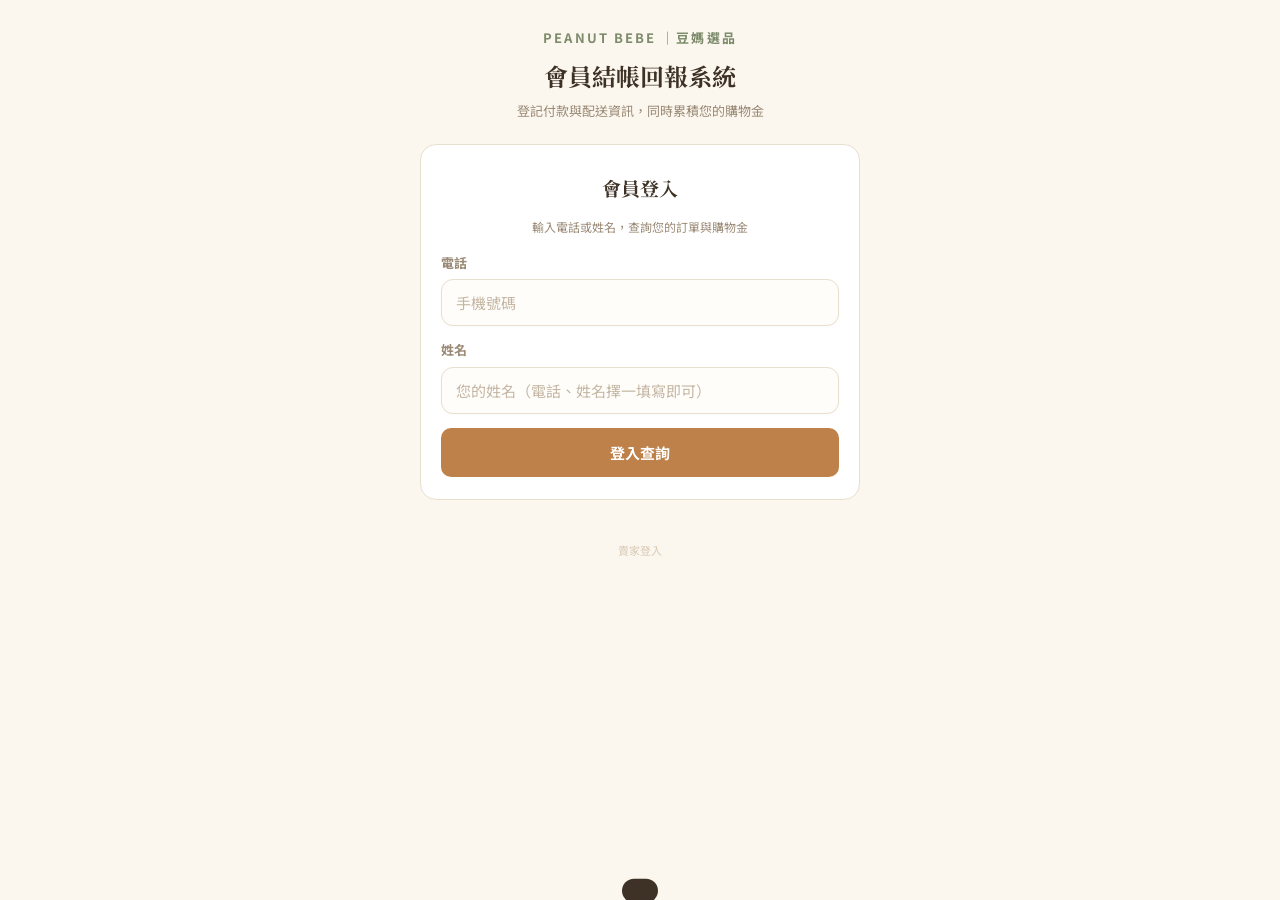
<file: index.html>
<!DOCTYPE html>
<html lang="zh-Hant">
<head>
<meta charset="UTF-8">
<meta name="viewport" content="width=device-width, initial-scale=1.0, maximum-scale=1.0">
<title>會員結帳回報系統｜豆媽選品</title>
<link rel="preconnect" href="https://fonts.googleapis.com">
<link rel="preconnect" href="https://fonts.gstatic.com" crossorigin>
<link href="https://fonts.googleapis.com/css2?family=Noto+Serif+TC:wght@700&family=Noto+Sans+TC:wght@400;700&display=swap" rel="stylesheet">
<style>
  :root{
    --bg:#FBF6EE;
    --surface:#FFFFFF;
    --line:#E9DFCE;
    --text:#3E3226;
    --muted:#9A8A76;
    --primary:#BD8149;
    --primary-dark:#9C6835;
    --accent:#7C8B6A;
    --accent-light:#EDF1E6;
    --gold:#C79A45;
    --gold-light:#FBF3DF;
    --danger:#C1666B;
    --radius:16px;
  }
  *{box-sizing:border-box;}
  body{
    margin:0;
    background:var(--bg);
    color:var(--text);
    font-family:"Noto Sans TC", -apple-system, sans-serif;
    line-height:1.6;
    -webkit-font-smoothing:antialiased;
  }
  .wrap{ max-width:480px; margin:0 auto; padding:28px 20px 80px; }
  header.brand{ text-align:center; margin-bottom:22px; }
  header.brand .mark{ font-size:13px; letter-spacing:.16em; color:var(--accent); font-weight:700; text-transform:uppercase; }
  header.brand h1{ font-family:"Noto Serif TC", serif; font-size:24px; font-weight:700; margin:8px 0 6px; }
  header.brand p{ font-size:13px; color:var(--muted); margin:0; }

  .card{ background:var(--surface); border:1px solid var(--line); border-radius:var(--radius); padding:22px 20px; margin-bottom:16px; }
  .step-label{ font-size:12px; color:var(--accent); font-weight:700; letter-spacing:.06em; margin-bottom:4px; }
  .step-title{ font-family:"Noto Serif TC", serif; font-size:19px; font-weight:700; margin:0 0 14px; }
  .field{ margin-bottom:14px; }
  .field label{ display:block; font-size:13px; color:var(--muted); margin-bottom:6px; font-weight:700; }

  input[type=text], input[type=tel], input[type=number], input[type=password], input[type=email], textarea, select{
    width:100%; padding:12px 14px; border:1.5px solid var(--line); border-radius:12px;
    font-size:15px; font-family:inherit; color:var(--text); background:#FFFDFA;
    transition:border-color .15s ease, box-shadow .15s ease; box-shadow:0 1px 2px rgba(62,50,38,.03);
  }
  input:hover, textarea:hover, select:hover{ border-color:#D9C6AC; }
  input:focus, textarea:focus, select:focus{
    outline:none; border-color:var(--primary); box-shadow:0 0 0 3px rgba(189,129,73,.14);
  }
  input::placeholder, textarea::placeholder{ color:#C4B6A3; }
  textarea{ resize:vertical; min-height:70px; }

  select{
    appearance:none; -webkit-appearance:none; cursor:pointer;
    background-image:url("data:image/svg+xml,%3Csvg xmlns='http://www.w3.org/2000/svg' width='14' height='9' viewBox='0 0 14 9'%3E%3Cpath d='M1 1l6 6 6-6' stroke='%239A8A76' stroke-width='1.6' fill='none' stroke-linecap='round' stroke-linejoin='round'/%3E%3C/svg%3E");
    background-repeat:no-repeat; background-position:right 14px center; padding-right:36px;
  }
  select:disabled{ opacity:.6; cursor:not-allowed; }

  .choice-group{ display:flex; flex-direction:column; gap:8px; }
  .choice{ display:flex; align-items:center; gap:10px; border:1px solid var(--line); border-radius:10px; padding:12px 14px; cursor:pointer; font-size:14px; }
  .choice input{ accent-color:var(--primary); width:16px; height:16px; }
  .choice.selected{ border-color:var(--primary); background:#FBF1E4; }

  .btn{ display:block; width:100%; padding:14px; border:none; border-radius:10px; font-size:15px; font-weight:700; cursor:pointer; font-family:inherit; }
  .btn-primary{ background:var(--primary); color:#fff; }
  .btn-primary:active{ background:var(--primary-dark); }
  .btn-primary:disabled{ background:#D9CBB6; cursor:not-allowed; }
  .btn-ghost{ background:transparent; color:var(--muted); border:1px solid var(--line); margin-top:8px; }
  .btn-row{ display:flex; gap:10px; margin-top:18px; }
  .btn-row .btn{ flex:1; }
  .link-btn{ background:none; border:none; color:var(--accent); font-size:13px; text-decoration:underline; cursor:pointer; padding:6px 0; font-family:inherit; }

  .member-card{
    background:linear-gradient(135deg, var(--gold-light), #FFFDF8);
    border:1px solid var(--gold);
    border-radius:14px;
    padding:16px;
    margin-top:14px;
  }
  .member-card .tier-badge{
    display:inline-block;
    font-size:12px;
    font-weight:700;
    color:#fff;
    background:var(--gold);
    padding:3px 10px;
    border-radius:20px;
    margin-bottom:8px;
  }
  .member-card .stat-row{ display:flex; justify-content:space-between; font-size:13px; margin-top:6px; }
  .member-card .stat-row b{ font-family:"Noto Serif TC", serif; font-size:16px; color:var(--primary-dark); }
  .upgrade-bar{ margin-top:12px; padding-top:10px; border-top:1px dashed var(--gold); }
  .upgrade-track{ height:6px; border-radius:6px; background:#F0E4CC; overflow:hidden; margin-bottom:7px; }
  .upgrade-fill{ height:100%; border-radius:6px; background:linear-gradient(90deg, var(--gold), var(--primary)); transition:width .5s ease; }
  .upgrade-text{ font-size:12px; color:var(--muted); line-height:1.5; }
  .upgrade-text b{ color:var(--primary-dark); font-weight:700; }

  .pending-list{ margin-top:12px; display:flex; flex-direction:column; gap:8px; }
  .pending-item{
    border:1px solid var(--line); border-radius:10px; padding:12px 14px; cursor:pointer; font-size:14px;
  }
  .pending-item.selected{ border-color:var(--primary); background:#FBF1E4; }
  .pending-item .src{ font-size:11px; color:var(--accent); font-weight:700; }
  .pending-item .amt{ font-family:"Noto Serif TC", serif; font-size:18px; font-weight:700; color:var(--primary-dark); margin-top:2px; }

  .history-list{ margin-top:10px; display:flex; flex-direction:column; gap:8px; }
  .history-item{ border:1px solid var(--line); border-radius:10px; padding:12px 14px; font-size:13px; cursor:pointer; }
  .history-item .top-row{ display:flex; justify-content:space-between; align-items:center; }
  .history-item .src{ font-size:11px; color:var(--muted); }
  .status-pill{ display:inline-block; padding:3px 10px; border-radius:20px; font-size:11px; font-weight:700; color:#fff; background:var(--accent); }
  .status-pill.status-pending{ background:#C9A96A; }
  .status-pill.status-shipped{ background:var(--accent); }
  .status-pill.status-done{ background:#8A9A7E; }
  .status-pill.status-refund{ background:var(--danger); }
  .history-detail{ margin-top:8px; padding-top:8px; border-top:1px dashed var(--line); font-size:12.5px; color:var(--muted); display:none; }
  .history-item.open .history-detail{ display:block; }

  .logged-in-bar{
    display:flex; justify-content:space-between; align-items:center;
    background:var(--accent-light); border:1px solid var(--accent);
    border-radius:12px; padding:12px 16px; font-size:14px; margin-bottom:6px;
  }
  .logged-in-bar a{ color:var(--primary-dark); font-size:12.5px; text-decoration:underline; }

  .account-tabs{ display:flex; gap:8px; margin:18px 0 14px; }
  .account-tab-btn{
    flex:1; padding:11px; border:1.5px solid var(--line); background:#fff; border-radius:12px;
    font-size:13.5px; font-weight:700; color:var(--muted); cursor:pointer; font-family:inherit;
    transition:all .15s ease;
  }
  .account-tab-btn.active{ border-color:var(--primary); background:var(--gold-light); color:var(--primary-dark); }
  .account-tab-panel{ margin-bottom:8px; }

  .credit-balance-bar{
    background:var(--gold-light); border:1px solid var(--gold); border-radius:12px;
    padding:14px 16px; font-size:14px; color:var(--text); margin-bottom:12px;
  }
  .credit-balance-bar b{ font-family:"Noto Serif TC", serif; font-size:20px; color:var(--primary-dark); margin-left:4px; }

  .empty-state{ text-align:center; padding:30px 10px; color:var(--muted); font-size:13px; }
  .empty-emoji{ font-size:32px; margin-bottom:8px; opacity:.6; }

  .pay-info-box{
    background:var(--accent-light); border:1px solid var(--accent); border-radius:12px;
    padding:14px 16px; margin:-4px 0 16px;
  }

  .hint{ font-size:12px; color:var(--muted); margin-top:6px; }
  .error-text{ font-size:13px; color:var(--danger); margin-top:8px; }

  .file-drop{ border:1.5px dashed var(--line); border-radius:10px; padding:20px; text-align:center; font-size:13px; color:var(--muted); cursor:pointer; }
  .file-drop.has-file{ border-color:var(--accent); color:var(--accent); }
  .file-drop:focus-visible, .choice:focus-within{ outline:2px solid var(--primary); outline-offset:2px; }
  .field-error input, .field-error textarea, .field-error select{ border-color:var(--danger) !important; background:#FFF7F7; }
  .inline-err{ font-size:12px; color:var(--danger); margin-top:5px; display:none; }
  .field-error .inline-err{ display:block; }
  .step-progress{ display:flex; gap:6px; margin-bottom:18px; }
  .step-progress i{ flex:1; height:4px; border-radius:4px; background:var(--line); transition:background .25s ease; }
  .step-progress i.on{ background:var(--primary); }
  .toast{ position:fixed; left:50%; bottom:26px; transform:translateX(-50%) translateY(120%); background:var(--text); color:#fff;
    padding:12px 18px; border-radius:12px; font-size:13.5px; z-index:120; transition:transform .25s ease; max-width:88%; text-align:center; }
  .toast.show{ transform:translateX(-50%) translateY(0); }
  .toast.err{ background:var(--danger); }
  .sticky-total{ position:sticky; bottom:0; background:var(--surface); border-top:1px solid var(--line);
    margin:14px -20px -22px; padding:12px 20px; font-size:13px; display:flex; justify-content:space-between; align-items:center; }
  .sticky-total b{ font-family:"Noto Serif TC",serif; font-size:19px; color:var(--primary-dark); }
  .file-preview{ margin-top:10px; max-width:100%; border-radius:8px; display:none; }

  .summary-list{ font-size:14px; }
  .summary-list dt{ color:var(--muted); font-size:12px; margin-top:10px; }
  .summary-list dd{ margin:2px 0 0; font-weight:700; }

  .success-screen{ text-align:center; padding:40px 10px; }
  .success-screen .emoji{ font-size:44px; }
  .success-screen h2{ font-family:"Noto Serif TC", serif; margin:12px 0 8px; }
  .success-screen p{ color:var(--muted); font-size:14px; }
  .success-screen .cashback-box{
    background:var(--gold-light); border:1px solid var(--gold); border-radius:12px;
    padding:14px; margin:16px 0; font-size:14px;
  }
  .success-screen .cashback-box b{ font-family:"Noto Serif TC", serif; font-size:20px; color:var(--primary-dark); }

  .loading-mask{ position:fixed; inset:0; background:rgba(251,246,238,.85); display:none; align-items:center; justify-content:center; z-index:99; font-size:14px; color:var(--muted); flex-direction:column; gap:10px; }
  .loading-mask.show{ display:flex; }
  .spinner{ width:28px; height:28px; border-radius:50%; border:3px solid var(--line); border-top-color:var(--primary); animation:spin 0.8s linear infinite; }
  @keyframes spin{ to{ transform:rotate(360deg); } }

  .admin-toolbar{ display:flex; flex-wrap:wrap; gap:10px; align-items:center; margin-bottom:16px; }
  .admin-toolbar select{ width:auto; }
  .admin-table-scroll{ overflow-x:auto; }
  table{ width:100%; border-collapse:collapse; background:var(--surface); border:1px solid var(--line); border-radius:10px; overflow:hidden; font-size:13px; }
  th, td{ padding:9px 8px; border-bottom:1px solid var(--line); text-align:left; white-space:nowrap; }
  th{ background:#F1EAD9; color:var(--muted); font-weight:700; }
  tr:hover td{ background:#FBF6EE; }
  .missing{ color:var(--danger); font-weight:700; }
  .badge{ display:inline-block; padding:2px 8px; border-radius:10px; font-size:11px; background:var(--accent); color:#fff; }
  .admin-empty{ text-align:center; padding:40px; color:var(--muted); }
  .admin-footer-bar{ position:sticky; bottom:0; background:var(--bg); padding:14px 0; display:flex; flex-wrap:wrap; gap:10px; align-items:center; }
  .admin-footer-bar select{ width:auto; }
  #adminView .btn{ width:auto; }

  .admin-tabs{ display:flex; gap:6px; margin-bottom:16px; border-bottom:1px solid var(--line); }
  .tab-btn{
    padding:9px 16px; border:none; background:none; font-size:14px; font-family:inherit;
    color:var(--muted); cursor:pointer; border-bottom:2px solid transparent; margin-bottom:-1px;
  }
  .tab-btn.active{ color:var(--primary-dark); border-bottom-color:var(--primary); font-weight:700; }
  .admin-tab-panel table input{ width:100%; padding:6px 8px; border:1px solid var(--line); border-radius:6px; font-size:13px; }
  .allocated-yes{ color:var(--accent); font-weight:700; }
  .allocated-no{ color:var(--danger); font-weight:700; }

  .catalog-chips{ display:flex; flex-wrap:wrap; gap:8px; margin-top:8px; }
  .catalog-chip{
    border:1px solid var(--accent); background:var(--accent-light); color:var(--primary-dark);
    border-radius:20px; padding:6px 14px; font-size:13px; cursor:pointer;
  }
  .catalog-chip:active{ background:var(--accent); color:#fff; }

  .modal-overlay{
    position:fixed; inset:0; background:rgba(62,50,38,.45); z-index:200;
    display:flex; align-items:center; justify-content:center; padding:20px;
  }
  .modal-box{
    background:var(--surface); border-radius:16px; padding:24px; max-width:480px; width:100%;
    max-height:85vh; overflow-y:auto;
  }
  .discount-row{
    display:flex; gap:8px; align-items:center; background:#FBF1E4; border:1px solid var(--gold);
    border-radius:10px; padding:8px 10px; margin-top:8px;
  }
  .discount-row input{ padding:8px; border:1px solid var(--line); border-radius:6px; font-size:13px; }

  .admin-login-card{
    max-width:340px; margin:70px auto; background:linear-gradient(160deg, #FFFDF8, var(--gold-light));
    border:1px solid var(--gold); border-radius:20px; padding:36px 28px; text-align:center;
    box-shadow:0 12px 30px rgba(157,120,74,.12);
  }
  .admin-login-icon{ font-size:36px; margin-bottom:6px; }
  .admin-login-title{ font-family:"Noto Serif TC", serif; font-size:20px; font-weight:700; }
  .admin-login-sub{ font-size:12px; color:var(--muted); margin-bottom:20px; letter-spacing:.05em; }
  .admin-login-card .field input{ text-align:center; }
</style>
</head>
<body>
<div class="toast" id="toast"></div>
<div class="loading-mask" id="loadingMask">
  <div class="spinner"></div>
  <div id="loadingText">處理中，請稍候…</div>
</div>
<div class="wrap" id="customerView">
  <header class="brand">
    <div class="mark"> Peanut Bebe ｜豆媽選品</div>
    <h1>會員結帳回報系統</h1>
    <p>登記付款與配送資訊，同時累積您的購物金</p>
  </header>

  <div class="step-progress" id="stepProgress" style="display:none;">
    <i data-p="1"></i><i data-p="2"></i><i data-p="3"></i><i data-p="4"></i>
  </div>

  <form id="checkoutForm">

    <!-- STEP 1：會員登入 -->
    <div class="card step" data-step="1">
      <div style="text-align:center; margin-bottom:6px;">
        <div style="font-size:32px;"></div>
      </div>
      <div class="step-title" style="text-align:center;">會員登入</div>
      <div class="hint" style="text-align:center; margin-bottom:16px;">輸入電話或姓名，查詢您的訂單與購物金</div>

      <div id="loginFormBox">
        <div class="field">
          <label for="custPhone">電話</label>
          <input type="tel" id="custPhone" inputmode="numeric" autocomplete="tel" maxlength="10" placeholder="手機號碼">
        </div>
        <div class="field">
          <label for="custName">姓名</label>
          <input type="text" id="custName" autocomplete="name" placeholder="您的姓名（電話、姓名擇一填寫即可）">
        </div>
        <input type="hidden" id="custSocialName" value="">

        <button type="button" class="btn btn-primary" id="searchBtn">登入查詢</button>
        <div id="searchError" class="error-text" style="display:none;"></div>
      </div>

      <div id="loggedInBar" style="display:none;">
        <div class="logged-in-bar">
          <span> <b id="loggedInName"></b>，歡迎回來</span>
          <a href="javascript:void(0)" onclick="switchAccount()">切換帳號</a>
        </div>
      </div>

      <div id="loggedInContent" style="display:none;">
        <div id="memberCardBox"></div>

        <div class="account-tabs">
          <button type="button" class="account-tab-btn active" onclick="showAccountTab('credit', this)"> 購物金明細</button>
          <button type="button" class="account-tab-btn" onclick="showAccountTab('orders', this)"> 訂單明細</button>
        </div>

        <div id="accountTab-credit" class="account-tab-panel">
          <div class="credit-balance-bar">可使用購物金：<b id="creditBalanceText">NT$ 0</b></div>
          <div id="creditLedgerBox">
            <div class="history-list" id="creditLedgerList"></div>
          </div>
          <div id="creditLedgerEmpty" class="empty-state" style="display:none;">
            <div class="empty-emoji"></div>尚無購物金紀錄
          </div>
        </div>

        <div id="accountTab-orders" class="account-tab-panel" style="display:none;">
          <div id="orderHistoryBox">
            <div class="history-list" id="historyList"></div>
          </div>
          <div id="orderHistoryEmpty" class="empty-state" style="display:none;">
            <div class="empty-emoji"></div>目前沒有任何訂單
          </div>
        </div>

        <div id="pendingBox" style="display:none; margin-top:20px;">
          <div class="hint">待付款訂單，可勾選多筆合併結帳：</div>
          <div class="hint">提醒※合併結帳商品預購與現貨將一併出貨，不提供拆單處理</div>
          <div class="pending-list" id="pendingList"></div>
        </div>
        <div id="noPendingMsg" class="hint" style="display:none; margin-top:20px;">目前沒有待付款的訂單</div>
      </div>

      <div class="btn-row" id="step1Next" style="display:none;">
        <button type="button" class="btn btn-primary" onclick="goToPayment()">前往付款</button>
      </div>
    </div>

    <!-- STEP 2：付款方式與證明 -->
    <div class="card step" data-step="2" style="display:none;">
      <div class="step-title">付款方式與證明</div>

      <div id="creditBox" style="display:none;">
        <div class="field">
          <label for="useCredit">使用購物金折抵（目前購物金：<span id="creditBoxBalance">NT$ 0</span>，可留空）</label>
          <input type="number" id="useCredit" min="0" inputmode="numeric" placeholder="0">
          <div class="hint">回饋金以「商品金額」計算，不含運費</div>
          <div class="hint" id="creditMaxHint" style="display:none;"></div>
          <button type="button" class="link-btn" id="useAllCreditBtn">全部折抵</button>
        </div>
      </div>

      <div class="field">
        <label>付款方式</label>
        <div class="choice-group" id="payMethodGroup">
          <label class="choice"><input type="radio" name="payMethod" value="PAYUNi 線上付款"> PAYUNi 線上付款（可刷卡）</label>
          <label class="choice"><input type="radio" name="payMethod" value="LINE Pay／iPASS 好友手機轉帳"> LINE Pay／iPASS 好友手機轉帳</label>
          <label class="choice"><input type="radio" name="payMethod" value="購物金全額折抵"> 購物金全額折抵（免付款）</label>
        </div>
      </div>

      <div id="payMethodInfoPayuni" class="pay-info-box" style="display:none;">
        <div class="hint" style="margin:0 0 8px;">點下方按鈕前往 PAYUNi 安全付款頁面，支援信用卡刷卡：</div>
        <a id="payuniLink" href="#" target="_blank" rel="noopener" class="btn btn-primary" style="display:inline-block; width:auto; text-decoration:none;">前往 PAYUNi 付款</a>
        <div id="payuniNote" class="hint" style="margin-top:8px; white-space:pre-line;"></div>
        <div class="hint" style="margin-top:6px;">付款完成後，請回到這裡上傳付款截圖或填寫末五碼，我才能幫您對帳 🙏</div>
      </div>
      <div id="payMethodInfoLine" class="pay-info-box" style="display:none;">
        <div class="hint" style="margin:0 0 8px;">請先加入豆媽 LINE 好友再進行手機轉帳：</div>
        <a id="payMethodInfoLineLink" href="#" target="_blank" class="btn btn-primary" style="display:inline-block; width:auto; text-decoration:none;">加入 LINE 好友</a>
      </div>

      <div id="proofSection">
        <div class="field">
          <label>付款證明（擇一提供即可）</label>
          <div class="choice-group" id="proofTypeGroup">
            <label class="choice"><input type="radio" name="proofType" value="截圖"> 上傳付款截圖</label>
            <label class="choice"><input type="radio" name="proofType" value="末碼"> 輸入帳號末五碼</label>
          </div>
        </div>

        <div id="proofScreenshot" style="display:none;">
          <div class="file-drop" id="fileDrop">點此選擇付款截圖</div>
          <input type="file" id="fileInput" accept="image/*" style="display:none;">
          <img id="filePreview" class="file-preview">
        </div>

        <div id="proofCode" style="display:none;">
          <div class="field" style="margin-top:14px;">
            <label for="proofValue">末碼</label>
            <input type="text" id="proofValue" inputmode="numeric" placeholder="例如：末五碼 12345"><div class="inline-err">請輸入末碼</div>
          </div>
        </div>
      </div>

      <div class="btn-row">
        <button type="button" class="btn btn-ghost" onclick="goStep(1)">上一步</button>
        <button type="button" class="btn btn-primary" onclick="validateStep2AndNext()">下一步</button>
      </div>
    </div>

    <!-- STEP 3：配送資訊 -->
    <div class="card step" data-step="3" style="display:none;">
      <div class="step-title">配送資訊</div>

      <div class="field">
        <label>配送方式</label>
        <div class="choice-group" id="shipMethodGroup">
          <label class="choice"><input type="radio" name="shipMethod" value="超商取貨（7-11）"> 超商取貨（7-11 店到店）</label>
          <label class="choice"><input type="radio" name="shipMethod" value="超商取貨（全家）"> 超商取貨（全家 店到店）</label>
          <label class="choice"><input type="radio" name="shipMethod" value="宅配（新竹物流）"> 宅配（新竹物流）</label>
        </div>
        <div class="hint">⚠️ 若訂購項目包含玩具類商品，因體積較大僅提供宅配</div>
      </div>

      <div id="feeBox" style="display:none;" class="order-result">
        <div>商品金額：NT$ <span id="feeItemAmount">0</span></div>
        <div>運費：<span id="feeShipping">—</span></div>
        <div class="amount">應付總額：NT$ <span id="feeTotal">0</span></div>
      </div>

      <label class="choice" style="margin:14px 0;">
        <input type="checkbox" id="reuseAddress">
        先前已提供過收件資料，這次不用重填
      </label>

      <div id="shipFields">
        <div class="field"><label for="recipientName">收件人姓名</label><input type="text" id="recipientName" autocomplete="name"><div class="inline-err">請填寫收件人姓名</div></div>
        <div class="field"><label for="recipientPhone">收件人電話</label><input type="tel" id="recipientPhone" inputmode="numeric" autocomplete="tel" maxlength="10"><div class="inline-err">請填寫收件人電話</div></div>
        <div class="field"><label id="addressLabel" for="addressOrStore">地址</label><input type="text" id="addressOrStore" placeholder="宅配請填完整地址；超商請填門市名稱"><div class="inline-err">請填寫地址／門市</div></div>

        <div class="field" id="storeCodeField" style="display:none;">
          <label for="storeCode">取件門市店號（選填，不知道可以不填）</label>
          <input type="text" id="storeCode" inputmode="numeric" placeholder="例如：211147">
          <div class="hint">在 7-11 App／ibon 或全家 App 查詢門市可以看到門市店號，沒有的話我出貨時會協助確認</div>
        </div>
        <div class="field" id="recipientEmailField" style="display:none;">
          <label for="recipientEmail">Email（選填，超商取貨系統需要）</label>
          <input type="text" id="recipientEmail" inputmode="email" autocomplete="email" placeholder="example@mail.com"><div class="inline-err">Email 格式看起來不太對</div>
        </div>
      </div>

      <div class="field">
        <label for="note">備註（湊免運／等到齊一起寄／其他需求）</label>
        <textarea id="note" placeholder="沒有的話可以不填"></textarea>
      </div>

      <div class="btn-row">
        <button type="button" class="btn btn-ghost" onclick="goStep(2)">上一步</button>
        <button type="button" class="btn btn-primary" onclick="showSummary()">確認送出內容</button>
      </div>
      <div class="sticky-total" id="stickyTotal" style="display:none;">
        <span id="stickyTotalLabel">應付總額</span><b id="stickyTotalValue">NT$ 0</b>
      </div>
    </div>

    <!-- STEP 4：確認送出 -->
    <div class="card step" data-step="4" style="display:none;">
      <div class="step-title">最後確認</div>
      <dl class="summary-list" id="summaryBox"></dl>
      <div class="btn-row">
        <button type="button" class="btn btn-ghost" onclick="goStep(3)">上一步</button>
        <button type="button" class="btn btn-primary" id="submitBtn" onclick="submitAll()">送出回報</button>
      </div>
    </div>

  </form>

  <div class="card success-screen" id="successScreen" style="display:none;">
    <div class="emoji">✅</div>
    <h2>回報成功！</h2>
    <p>已收到您的付款與配送資訊，會依照對帳進度為您安排出貨 ❤️</p>
    <div class="cashback-box" id="cashbackBox"></div>
  </div>

  <div style="text-align:center; margin-top:36px;">
    <a href="javascript:void(0)" onclick="showAdminLogin()" style="font-size:11px; color:#D9CBB6; text-decoration:none;">賣家登入</a>
  </div>
</div>

<!-- ===================== 出貨後台（僅賣家使用） ===================== -->
<div class="wrap" id="adminView" style="display:none; max-width:960px;">

  <div id="loginScreen" class="admin-login-card">
    <div class="admin-login-icon"></div>
    <div class="admin-login-title">出貨後台</div>
    <div class="admin-login-sub">豆媽選品・管理專用</div>
    <div class="field"><input type="password" id="adminCode" placeholder="請輸入管理密碼" onkeydown="if(event.key==='Enter')adminLogin()"></div>
    <button class="btn btn-primary" style="width:100%;" onclick="adminLogin()">登入</button>
    <div id="loginError" class="error-text"></div>
    <div style="text-align:center; margin-top:14px;">
      <a href="javascript:void(0)" onclick="backToCustomerView()" style="font-size:12px; color:var(--muted);">回到訂單回報表單</a>
    </div>
  </div>

  <div id="mainScreen" style="display:none;">
    <div style="display:flex; justify-content:space-between; align-items:center; margin-bottom:18px;">
      <div class="step-title" style="margin:0;"> 出貨後台</div>
      <a href="javascript:void(0)" onclick="backToCustomerView()" style="font-size:12px; color:var(--muted);">回到訂單回報表單</a>
    </div>

    <div class="admin-tabs">
      <button class="tab-btn active" onclick="showAdminTab('orders', this)">訂單管理</button>
      <button class="tab-btn" onclick="showAdminTab('create', this)">建立訂單</button>
      <button class="tab-btn" onclick="showAdminTab('summary', this)">叫貨統計</button>
      <button class="tab-btn" onclick="showAdminTab('arrival', this)">到貨與配貨</button>
    </div>

    <!-- 分頁：訂單管理 -->
    <div id="adminTab-orders" class="admin-tab-panel">
      <div class="admin-toolbar">
        <select id="statusFilter" onchange="loadOrders()">
          <option value="待付款(尚未送出)">待付款（尚未送出，顧客還沒結帳）</option>
          <option value="進行中">進行中（不含已完成）</option>
          <option value="全部">全部狀態</option>
          <option value="確認中">確認中</option>
          <option value="已收到款項">已收到款項</option>
          <option value="待出貨">待出貨</option>
          <option value="已出貨">已出貨</option>
          <option value="商品斷貨退款（退回購物金）">商品斷貨退款（退回購物金）</option>
          <option value="訂單完成">訂單完成</option>
        </select>
        <select id="shipFilter" onchange="loadOrders()">
          <option value="全部">全部配送方式</option>
          <option value="宅配">宅配</option>
          <option value="超商">超商取貨</option>
        </select>
        <button class="btn btn-ghost" onclick="loadOrders()">重新整理</button>
        <span class="hint" id="statusText"></span>
      </div>

      <div class="admin-table-scroll" id="pendingOrdersSection" style="display:none;">
        <table id="pendingOrdersTable" style="display:none;">
          <thead>
            <tr><th>訂單識別碼</th><th>姓名</th><th>電話</th><th>總團別</th><th>團別</th><th>品項</th><th>金額</th><th>建立時間</th></tr>
          </thead>
          <tbody id="pendingOrdersBody"></tbody>
        </table>
        <div class="admin-empty" id="pendingOrdersEmpty" style="display:none;">目前沒有待付款、尚未送出的訂單</div>
        <div class="hint" style="margin-top:8px;">這些是後台已經「建立訂單」、但顧客還沒登入完成結帳的訂單，顧客登入付款送出後才會轉入下方的正式訂單清單。</div>
      </div>

      <div class="admin-table-scroll" id="normalOrdersSection">
        <table id="orderTable" style="display:none;">
          <thead>
            <tr>
              <th><input type="checkbox" id="selectAll" onclick="toggleAll(this)"></th>
              <th>訂單編號</th><th>狀態</th><th>姓名</th><th>社群名稱</th><th>電話</th><th>品項</th><th>商品金額</th><th>運費</th><th>實付</th>
              <th>配送方式</th><th>收件人</th><th>地址/門市</th><th>店號</th><th>Email</th>
            </tr>
          </thead>
          <tbody id="orderBody"></tbody>
        </table>
        <div class="admin-empty" id="emptyState">目前沒有待出貨的訂單</div>
      </div>

      <div class="admin-footer-bar" id="normalOrdersFooter">
        <span class="hint">已勾選 <b id="selectedCount">0</b> 筆</span>
        <select id="serviceCode">
          <option value="2">常溫取貨不付款-一般材積</option>
          <option value="3">常溫取貨不付款-120cm</option>
          <option value="4">常溫取貨不付款-經濟交貨便</option>
        </select>
        <button class="btn btn-primary" id="exportSevenBtn" onclick="exportSeven()">匯出 7-11 交貨便格式</button>
        <button class="btn btn-primary" id="exportHCTBtn" onclick="exportHCT()">匯出新竹物流 HCT 格式</button>
      </div>
      <div class="hint" style="margin-top:8px;" id="normalOrdersHint">
        ⚠️ 匯出後該筆訂單狀態會自動改為「已出貨」；匯出 HCT 時請只勾選「宅配」的訂單。若欄位顯示紅字代表資料不齊全，建議匯出後在下載的檔案中手動補上。狀態選單可隨時手動調整，選到「商品斷貨退款」會立即把該筆金額退回會員購物金，此動作無法復原請小心操作。
      </div>
    </div>

    <!-- 分頁：建立訂單 -->
    <div id="adminTab-create" class="admin-tab-panel" style="display:none;">
      <div class="card">
        <div style="display:flex; gap:8px; align-items:flex-end;">
          <div class="field" style="flex:1;"><label>電話</label><input type="tel" id="newOrderPhone" onblur="lookupOrderMember()"></div>
          <button type="button" class="btn btn-ghost" onclick="lookupOrderMember()" style="margin-bottom:14px;">查詢會員</button>
        </div>
        <div id="memberLookupHint" class="hint"></div>

        <div class="field"><label>姓名</label><input type="text" id="newOrderName"></div>
        <input type="hidden" id="newOrderSocialName" value="">

        <div class="field">
          <label>總團別</label>
          <select id="newOrderParent" onchange="onNewOrderParentChange()"></select>
        </div>
        <div class="field">
          <label>團別</label>
          <div style="display:flex; gap:8px;">
            <select id="newOrderSource" style="flex:1;" onchange="loadCatalogForNewOrder()"></select>
            <button type="button" class="btn btn-ghost" onclick="openAddGroupModal()">＋新增團別</button>
          </div>
        </div>

        <div id="groupShipSummary" class="hint" style="display:none; margin-top:6px;"></div>

        <div id="catalogQuickAdd" style="display:none;">
          <div class="hint">這個團別的商品，點一下快速加入：</div>
          <div id="catalogChips" class="catalog-chips"></div>
        </div>

        <div class="hint" style="margin-top:14px;">商品項目</div>
        <div class="admin-table-scroll">
          <table style="margin-top:8px;">
            <thead><tr><th>品名</th><th>款式</th><th>尺寸</th><th>數量</th><th>單價</th><th>小計</th><th></th></tr></thead>
            <tbody id="newOrderItemsBody"></tbody>
          </table>
        </div>
        <button type="button" class="btn btn-ghost" style="margin-top:10px;" onclick="addNewOrderItemRow()">＋ 新增一列品項</button>

        <div class="hint" style="margin-top:18px;">折扣／補差價（選填）</div>
        <div id="discountRowsBody"></div>
        <button type="button" class="btn btn-ghost" style="margin-top:8px;" onclick="addDiscountRow()">＋ 新增折扣／補差價</button>

        <div class="hint" style="margin-top:14px;">應付總額：NT$ <b id="newOrderTotal">0</b></div>

        <div class="btn-row">
          <button type="button" class="btn btn-primary" id="createOrderBtn" onclick="createOrder()">建立訂單</button>
        </div>
      </div>
    </div>

    <!-- 新增團別彈窗 -->
    <div id="addGroupModal" class="modal-overlay" style="display:none;">
      <div class="modal-box" style="max-width:360px;">
        <div class="step-title" style="font-size:16px;">新增團別</div>
        <div class="field"><label>總團別</label><input type="text" id="groupModalParent" placeholder="例如：2026/06記事本團" list="existingParentsList"></div>
        <datalist id="existingParentsList"></datalist>
        <div class="field"><label>團別名稱</label><input type="text" id="groupModalName" placeholder="例如：Owala 水杯系列"></div>

        <label class="choice" style="margin:4px 0 10px;">
          <input type="checkbox" id="groupCustomShip" onchange="toggleGroupShipFields()">
          這一團要自訂免運門檻
        </label>

        <div id="groupShipFields" style="display:none;">
          <div style="display:flex; gap:8px;">
            <div class="field" style="flex:1;">
              <label>超商免運門檻</label>
              <input type="number" id="groupStoreThreshold" inputmode="numeric" placeholder="留空=用預設">
            </div>
            <div class="field" style="flex:1;">
              <label>超商運費</label>
              <input type="number" id="groupStoreFee" inputmode="numeric" placeholder="留空=用預設">
            </div>
          </div>
          <div style="display:flex; gap:8px;">
            <div class="field" style="flex:1;">
              <label>宅配免運門檻</label>
              <input type="number" id="groupHomeThreshold" inputmode="numeric" placeholder="留空=用預設">
            </div>
            <div class="field" style="flex:1;">
              <label>宅配運費</label>
              <input type="number" id="groupHomeFee" inputmode="numeric" placeholder="留空=用預設">
            </div>
          </div>
          <div class="hint" id="groupShipDefaultHint"></div>
        </div>

        <div class="hint">商品目錄如果需要，可以之後直接到「團別商品」分頁補上，建立訂單時就能快速帶入。</div>

        <div class="btn-row">
          <button type="button" class="btn btn-ghost" onclick="closeAddGroupModal()">取消</button>
          <button type="button" class="btn btn-primary" id="groupModalSubmitBtn" onclick="submitAddGroup()">建立團別</button>
        </div>
      </div>
    </div>

    <!-- 分頁：叫貨與配貨 -->
    <div id="adminTab-summary" class="admin-tab-panel" style="display:none;">
      <div class="card">
        <div class="field"><label>總團別</label><select id="summaryParent" onchange="onSummaryParentChange()"></select></div>
        <div class="field"><label>團別</label><select id="summarySource" onchange="loadItemSummary()"></select></div>
        <div class="hint">這裡統計「這一團目前需要跟廠商叫多少貨」，確認好之後可以直接匯出叫貨單給供應商對照。等貨真的到了，再到「到貨與配貨」分頁登記。</div>

        <div class="admin-table-scroll" style="margin-top:14px;">
          <table id="summaryTable" style="display:none;">
            <thead><tr><th>品項</th><th>款式</th><th>尺寸</th><th>總需求量</th><th>已確認數量</th></tr></thead>
            <tbody id="summaryBody"></tbody>
          </table>
          <div class="admin-empty" id="summaryEmpty" style="display:none;">這個團別目前還沒有品項資料，請先到「建立訂單」建立幾筆訂單</div>
        </div>

        <div class="btn-row">
          <button type="button" class="btn btn-primary" onclick="exportItemList()">匯出叫貨單</button>
        </div>
      </div>
    </div>

    <div id="adminTab-arrival" class="admin-tab-panel" style="display:none;">
      <div class="card">
        <div class="field"><label>總團別</label><select id="arrivalParent" onchange="onArrivalParentChange()"></select></div>
        <div class="field"><label>團別</label><select id="arrivalSource2" onchange="loadArrivalSummary()"></select></div>
        <div class="hint">貨到了、清點完數量後，對照下方清單直接輸入到貨數量登記，再按「一鍵配貨」。</div>

        <div class="admin-table-scroll" style="margin-top:14px;">
          <table id="arrivalTable" style="display:none;">
            <thead><tr><th>品項</th><th>款式</th><th>尺寸</th><th>已確認</th><th>已配貨</th><th>目前到貨</th><th>可配新庫存</th><th>登記到貨</th><th>配貨</th></tr></thead>
            <tbody id="arrivalBody"></tbody>
          </table>
          <div class="admin-empty" id="arrivalEmpty" style="display:none;">這個團別目前還沒有品項資料</div>
        </div>

        <div style="margin-top:16px;">
          <a href="javascript:void(0)" onclick="toggleOtherArrivalForm()" style="font-size:12.5px; color:var(--muted);">找不到品項／要登記清單以外的到貨？點這裡</a>
        </div>
        <div id="otherArrivalForm" style="display:none; margin-top:10px;">
          <div style="display:flex; gap:8px; flex-wrap:wrap; align-items:flex-end;">
            <div class="field" style="flex:1; min-width:120px;"><label>品項</label><input type="text" id="arrivalItem" placeholder="品項名稱"></div>
            <div class="field" style="width:90px;"><label>款式</label><input type="text" id="arrivalVariant" placeholder="選填"></div>
            <div class="field" style="width:90px;"><label>尺寸</label><input type="text" id="arrivalSize" placeholder="選填"></div>
            <div class="field" style="width:90px;"><label>到貨數量</label><input type="number" id="arrivalQty" min="0"></div>
            <button type="button" class="btn btn-primary" onclick="addArrival()" style="margin-bottom:14px;">登記到貨</button>
          </div>
        </div>
      </div>
    </div>
  </div>
</div>

<script>
// ⚠️ 部署完成後，請把下面這行換成您的 GAS 網頁應用程式網址
var GAS_URL = 'https://script.google.com/macros/s/AKfycbzKQZ4tpJ6lvH9ujHvPd1wobqenKXSnWs_BcCRvyzJUzWdZT0OBpxTIDUtPVavIuJ86jA/exec';

var state = {
  member: null,
  pendingOrders: [],
  orderHistory: [],
  creditLedger: [],
  selectedPendings: [],
  screenshotBase64: null,
  screenshotFileName: null,
  shippingConfig: { storeThreshold: 1500, storeFee: 60, homeThreshold: 2000, homeFee: 100 },
  paymentSettings: {
    payuniUrl: 'https://api.payuni.com.tw/api/uop/receive_info/2/2/EASY1752297688917060/SIukhz95GeiDpZ07kqJq',
    payuniNote: '', lineFriendUrl: ''
  },
  tierConfig: []
};

// 依「選取的團別」決定免運門檻：
// 單一團別 → 用該團自訂門檻（沒設定就回退全站預設）
// 跨團合併 → 一律用全站預設門檻
function resolveShipRule(){
  var cfg = state.shippingConfig;
  var def = { storeThreshold: cfg.storeThreshold, storeFee: cfg.storeFee,
              homeThreshold: cfg.homeThreshold, homeFee: cfg.homeFee, mixed: false, groupLabel: '' };
  var sel = state.selectedPendings || [];
  if(!sel.length) return def;

  var keys = [];
  sel.forEach(function(p){
    var k = (p.parent || '') + '||' + (p.source || '');
    if(keys.indexOf(k) === -1) keys.push(k);
  });
  if(keys.length > 1){ def.mixed = true; return def; }

  var g = sel[0].shipRule;
  if(!g) return def;
  return {
    storeThreshold: (g.storeThreshold === '' || g.storeThreshold == null) ? cfg.storeThreshold : Number(g.storeThreshold),
    storeFee:       (g.storeFee === '' || g.storeFee == null) ? cfg.storeFee : Number(g.storeFee),
    homeThreshold:  (g.homeThreshold === '' || g.homeThreshold == null) ? cfg.homeThreshold : Number(g.homeThreshold),
    homeFee:        (g.homeFee === '' || g.homeFee == null) ? cfg.homeFee : Number(g.homeFee),
    mixed: false,
    groupLabel: sel[0].source || ''
  };
}

function computeShippingFee(shipMethod, amount){
  var r = resolveShipRule();
  var isStore = String(shipMethod || '').indexOf('超商') > -1;
  if(isStore){ return amount >= r.storeThreshold ? 0 : r.storeFee; }
  return amount >= r.homeThreshold ? 0 : r.homeFee;
}

var toastTimer = null;
function toast(msg, isErr){
  var el = document.getElementById('toast');
  el.textContent = msg;
  el.className = 'toast show' + (isErr ? ' err' : '');
  clearTimeout(toastTimer);
  toastTimer = setTimeout(function(){ el.classList.remove('show'); }, 2600);
}

function markError(inputId, on){
  var el = document.getElementById(inputId);
  if(!el) return;
  var f = el.closest('.field');
  if(f) f.classList.toggle('field-error', !!on);
}
function clearErrors(scope){
  document.querySelectorAll((scope||'') + ' .field-error').forEach(function(f){ f.classList.remove('field-error'); });
}
function isValidTWPhone(v){ return /^09\d{8}$/.test(String(v).replace(/\D/g,'')); }
function isValidEmail(v){ return /^[^\s@]+@[^\s@]+\.[^\s@]+$/.test(v); }

function showLoading(text){
  document.getElementById('loadingText').textContent = text || '處理中，請稍候…';
  document.getElementById('loadingMask').classList.add('show');
}
function hideLoading(){ document.getElementById('loadingMask').classList.remove('show'); }

function gasGet(params){
  return new Promise(function(resolve, reject){
    var cbName = 'gascb_' + Date.now() + '_' + Math.floor(Math.random()*10000);
    var script = document.createElement('script');
    var done = false;
    var cleanup = function(){
      try{ delete window[cbName]; }catch(e){ window[cbName] = undefined; }
      if(script.parentNode) script.remove();
      clearTimeout(timer);
    };
    var timer = setTimeout(function(){
      if(done) return;
      done = true; cleanup();
      reject(new Error('連線逾時，請稍後再試'));
    }, 25000);
    window[cbName] = function(data){
      if(done) return;
      done = true; cleanup(); resolve(data);
    };
    var query = Object.keys(params).map(function(k){
      return encodeURIComponent(k) + '=' + encodeURIComponent(params[k]);
    }).join('&');
    script.src = GAS_URL + '?' + query + '&callback=' + cbName;
    script.onerror = function(){
      if(done) return;
      done = true; cleanup(); reject(new Error('連線失敗'));
    };
    document.body.appendChild(script);
  });
}

function gasPostImage(payload){
  return fetch(GAS_URL + '?action=uploadImage', {
    method: 'POST',
    headers: { 'Content-Type': 'text/plain;charset=utf-8' },
    body: JSON.stringify(payload)
  }).then(function(res){ return res.json(); });
}

var currentStep = 1;
function goStep(step){
  currentStep = step;
  document.querySelectorAll('.step').forEach(function(el){
    el.style.display = (Number(el.dataset.step) === step) ? '' : 'none';
  });
  document.getElementById('checkoutForm').style.display = '';
  document.getElementById('successScreen').style.display = 'none';
  var prog = document.getElementById('stepProgress');
  prog.style.display = (step > 1) ? 'flex' : 'none';
  prog.querySelectorAll('i').forEach(function(i){
    i.classList.toggle('on', Number(i.dataset.p) <= step);
  });
  if(step === 2){ updateCreditHint(); }
  if(step === 3){ updateFeeDisplay(); }
  window.scrollTo({top:0, behavior:'smooth'});
}

// ---------- STEP 1 ----------
function doSearch(){
  var btn = document.getElementById('searchBtn');
  if(btn.disabled) return;
  var name = document.getElementById('custName').value.trim();
  var phone = document.getElementById('custPhone').value.trim().replace(/\D/g,'');
  document.getElementById('custPhone').value = phone;
  var socialName = document.getElementById('custSocialName').value.trim();
  var errorBox = document.getElementById('searchError');
  errorBox.style.display = 'none';
  markError('custPhone', false);

  if(!phone && !name){
    errorBox.textContent = '請至少填寫電話或姓名其中一項';
    errorBox.style.display = '';
    return;
  }
  if(phone && !isValidTWPhone(phone)){
    markError('custPhone', true);
    errorBox.textContent = '手機號碼格式不正確，請輸入 09 開頭共 10 碼';
    errorBox.style.display = '';
    return;
  }

  btn.disabled = true;
  showLoading('登入查詢中…');
  gasGet({action:'search', phone:phone, socialName:socialName, name:name}).then(function(res){
    hideLoading();
    btn.disabled = false;
    if(!res.success){
      errorBox.textContent = res.message || '查詢失敗';
      errorBox.style.display = '';
      return;
    }

    state.member = res.member;
    state.pendingOrders = res.pendingOrders || [];
    state.orderHistory = res.orderHistory || [];
    state.creditLedger = res.creditLedger || [];
    if(res.shippingConfig){ state.shippingConfig = res.shippingConfig; }
    if(res.paymentSettings){ state.paymentSettings = res.paymentSettings; }
    if(res.tierConfig){ state.tierConfig = res.tierConfig; }

    document.getElementById('loginFormBox').style.display = 'none';
    document.getElementById('loggedInBar').style.display = '';
    document.getElementById('loggedInContent').style.display = '';
    if(res.resolvedPhone){ document.getElementById('custPhone').value = res.resolvedPhone; }
    document.getElementById('loggedInName').textContent =
      (res.member.name || name) + (res.resolvedPhone ? '（' + res.resolvedPhone + '）' : '');

    renderMemberCard();
    renderPendingList();
    renderOrderHistory();
    renderCreditLedger();

    if(state.member.credit > 0){
      document.getElementById('creditBox').style.display = '';
      document.getElementById('creditBoxBalance').textContent = 'NT$ ' + Number(state.member.credit).toLocaleString();
    }
  }).catch(function(err){
    hideLoading();
    btn.disabled = false;
    errorBox.textContent = (err && err.message) ? err.message : '查詢失敗，請確認網路連線後再試一次';
    errorBox.style.display = '';
  });
}
document.getElementById('searchBtn').addEventListener('click', doSearch);
['custPhone','custName'].forEach(function(id){
  document.getElementById(id).addEventListener('keydown', function(e){
    if(e.key === 'Enter'){ e.preventDefault(); doSearch(); }
  });
});
document.getElementById('checkoutForm').addEventListener('submit', function(e){ e.preventDefault(); });

function switchAccount(){
  document.getElementById('loginFormBox').style.display = '';
  document.getElementById('loggedInBar').style.display = 'none';
  document.getElementById('loggedInContent').style.display = 'none';
  document.getElementById('custPhone').value = '';
  document.getElementById('custName').value = '';
  document.getElementById('custSocialName').value = '';
  document.getElementById('memberCardBox').innerHTML = '';
  document.getElementById('pendingBox').style.display = 'none';
  document.getElementById('noPendingMsg').style.display = 'none';
  document.getElementById('orderHistoryBox').style.display = 'none';
  document.getElementById('creditLedgerBox').style.display = 'none';
  document.getElementById('creditBox').style.display = 'none';
  document.getElementById('step1Next').style.display = 'none';
  document.getElementById('searchError').style.display = 'none';
  document.getElementById('stepProgress').style.display = 'none';
  state.member = null;
  state.pendingOrders = [];
  state.orderHistory = [];
  state.creditLedger = [];
  state.selectedPendings = [];
  state.screenshotBase64 = null;
  state.screenshotFileName = null;
  clearErrors('#customerView');
  goStep(1);
}

function renderMemberCard(){
  var m = state.member;
  var box = document.getElementById('memberCardBox');
  if(m.isNew){
    box.innerHTML = '<div class="member-card"><span class="tier-badge">新會員</span>' +
      '<div class="hint">首次登記，完成這筆訂單後即可開始累積購物金</div></div>';
    return;
  }
  box.innerHTML =
    '<div class="member-card">' +
      '<span class="tier-badge">' + escapeHtml(m.tier || '一般會員') + '</span>' +
      (m.socialName ? '<div class="hint">社群名稱：' + escapeHtml(m.socialName) + '</div>' : '') +
      '<div class="stat-row"><span>購物金餘額</span><b>NT$ ' + Number(m.credit).toLocaleString() + '</b></div>' +
      renderUpgradeHint(m) +
    '</div>';
}

// 依 tierConfig 算出「再消費 XXX 元可升級 XX」
// tierConfig 由後端提供：[{name:'金卡會員', threshold:10000}, ...]
function renderUpgradeHint(m){
  var tiers = (state.tierConfig || []).slice().filter(function(x){ return x && x.name; });
  var spend = Number(m.totalSpend) || 0;
  if(!tiers.length){ return ''; }

  tiers.sort(function(a, b){ return Number(a.threshold || 0) - Number(b.threshold || 0); });
  var next = null;
  for(var i = 0; i < tiers.length; i++){
    if(Number(tiers[i].threshold || 0) > spend){ next = tiers[i]; break; }
  }

  if(!next){
    return '<div class="upgrade-bar"><div class="upgrade-text">已是最高等級，感謝您一路的支持 ❤️</div></div>';
  }

  var need = Number(next.threshold) - spend;
  var prevThreshold = 0;
  for(var j = 0; j < tiers.length; j++){
    if(Number(tiers[j].threshold || 0) <= spend){ prevThreshold = Number(tiers[j].threshold || 0); }
  }
  var span = Number(next.threshold) - prevThreshold;
  var pct = span > 0 ? Math.max(3, Math.min(100, Math.round((spend - prevThreshold) / span * 100))) : 0;

  return '<div class="upgrade-bar">' +
      '<div class="upgrade-track"><div class="upgrade-fill" style="width:' + pct + '%;"></div></div>' +
      '<div class="upgrade-text">再消費 <b>NT$ ' + need.toLocaleString() + '</b> 即可升級為 <b>' + escapeHtml(next.name) + '</b></div>' +
    '</div>';
}

function formatItemsDisplay(items){
  return items
    .filter(function(it){ return String(it.name).indexOf('[優惠]') !== 0 && String(it.name).indexOf('[調整]') !== 0; })
    .map(function(it){
      var variantLabel = [it.variant, it.size].filter(function(x){ return x; }).join('/');
      return it.name + (variantLabel ? '（' + variantLabel + '）' : '') + (it.qty > 1 ? ' x' + it.qty : '');
    })
    .join('、');
}

function renderPendingList(){
  var box = document.getElementById('pendingBox');
  var list = document.getElementById('pendingList');
  var noMsg = document.getElementById('noPendingMsg');
  document.getElementById('step1Next').style.display = 'none';
  state.selectedPendings = [];

  if(!state.pendingOrders.length){
    box.style.display = 'none';
    noMsg.style.display = '';
    return;
  }
  noMsg.style.display = 'none';
  box.style.display = '';
  list.innerHTML = '';

  if(state.pendingOrders.length > 1){
    var all = document.createElement('label');
    all.style.cssText = 'display:flex; align-items:center; gap:8px; font-size:13px; color:var(--muted); cursor:pointer; padding:2px 2px 6px;';
    all.innerHTML = '<input type="checkbox" id="pendingSelectAll"> 全選（共 ' + state.pendingOrders.length + ' 筆）';
    all.querySelector('input').addEventListener('change', function(e){
      document.querySelectorAll('.pendingChk').forEach(function(c){
        c.checked = e.target.checked;
        c.closest('.pending-item').classList.toggle('selected', e.target.checked);
      });
      updateSelectedPendings();
    });
    list.appendChild(all);
  }

  state.pendingOrders.forEach(function(p, i){
    var el = document.createElement('div');
    el.className = 'pending-item';
    el.innerHTML =
      '<label style="display:flex; align-items:flex-start; gap:10px; cursor:pointer;">' +
        '<input type="checkbox" class="pendingChk" data-idx="' + i + '" style="margin-top:3px;">' +
        '<span style="flex:1;">' +
          '<div class="src">' + escapeHtml(String(p.parent ? (p.parent + ' · ' + p.source) : (p.source || ''))) + '</div>' +
          '<div>' + escapeHtml(formatItemsDisplay(p.items || [])) + '</div>' +
          '<div class="amt">NT$ ' + escapeHtml(String(p.amount || 0)) + '</div>' +
        '</span>' +
      '</label>';
    el.querySelector('.pendingChk').addEventListener('change', function(e){
      el.classList.toggle('selected', e.target.checked);
      updateSelectedPendings();
    });
    list.appendChild(el);
  });
}

function updateSelectedPendings(){
  var checked = Array.from(document.querySelectorAll('.pendingChk:checked')).map(function(c){ return Number(c.dataset.idx); });
  state.selectedPendings = checked.map(function(i){ return state.pendingOrders[i]; });
  document.getElementById('step1Next').style.display = state.selectedPendings.length ? '' : 'none';
  var btn = document.querySelector('#step1Next .btn');
  var sum = state.selectedPendings.reduce(function(a, p){ return a + (Number(p.amount) || 0); }, 0);
  if(btn){
    btn.textContent = state.selectedPendings.length > 1
      ? '合併結帳 ' + state.selectedPendings.length + ' 筆 · NT$ ' + sum.toLocaleString()
      : '前往付款 · NT$ ' + sum.toLocaleString();
  }
  var all = document.getElementById('pendingSelectAll');
  if(all){ all.checked = state.selectedPendings.length === state.pendingOrders.length; }
}

function goToPayment(){
  if(!state.selectedPendings || !state.selectedPendings.length){ toast('請先勾選要付款的訂單', true); return; }
  goStep(2);
}

function statusPillClass(status){
  if(status === '訂單完成') return 'status-done';
  if(status === '商品斷貨退款（退回購物金）') return 'status-refund';
  if(status === '已出貨') return 'status-shipped';
  return 'status-pending';
}

function renderOrderHistory(){
  var box = document.getElementById('orderHistoryBox');
  var empty = document.getElementById('orderHistoryEmpty');
  var list = document.getElementById('historyList');
  if(!state.orderHistory.length){
    box.style.display = 'none';
    empty.style.display = '';
    return;
  }
  empty.style.display = 'none';
  box.style.display = '';
  list.innerHTML = '';
  state.orderHistory.forEach(function(o, i){
    var el = document.createElement('div');
    el.className = 'history-item';

    var itemRows = (o.itemDetails || [])
      .filter(function(it){ return String(it.name).indexOf('[優惠]') !== 0 && String(it.name).indexOf('[調整]') !== 0; })
      .map(function(it){
        var isDelivered = it.deliveryStatus === '已配貨';
        var variantLabel = [it.variant, it.size].filter(function(x){ return x; }).join('/');
        return '<div style="display:flex; justify-content:space-between; margin-top:4px;">' +
          '<span>' + escapeHtml(it.name) + (variantLabel ? '（' + escapeHtml(variantLabel) + '）' : '') + (it.qty > 1 ? ' x' + it.qty : '') + '</span>' +
          '<span class="status-pill ' + (isDelivered ? 'status-done' : 'status-pending') + '" style="font-size:10px;">' + (isDelivered ? '已配貨' : '未配貨') + '</span>' +
        '</div>';
      }).join('');

    el.innerHTML =
      '<div class="top-row">' +
        '<div class="src">' + escapeHtml(String(o.parent ? (o.parent + ' · ' + o.source) : (o.source || ''))) + '</div>' +
        '<span class="status-pill ' + statusPillClass(o.status) + '">' + escapeHtml(String(o.status || '')) + '</span>' +
      '</div>' +
      '<div class="history-detail">' +
        '訂單編號：' + escapeHtml(String(o.orderId || '')) + '<br>' +
        '品項：' + escapeHtml(String(o.items || '')) + '<br>' +
        '商品金額：NT$ ' + o.itemAmount + '　運費：' + (o.shippingFee ? ('NT$ ' + o.shippingFee) : '免運') + '<br>' +
        '實付金額：NT$ ' + o.amount + '<br>' +
        '配送方式：' + escapeHtml(String(o.shipMethod || '')) +
        '<div style="margin-top:8px; padding-top:8px; border-top:1px dashed var(--line);">品項配貨狀態：' + itemRows + '</div>' +
      '</div>';
    el.addEventListener('click', function(){
      el.classList.toggle('open');
    });
    list.appendChild(el);
  });
}

function renderCreditLedger(){
  var box = document.getElementById('creditLedgerBox');
  var empty = document.getElementById('creditLedgerEmpty');
  var list = document.getElementById('creditLedgerList');

  document.getElementById('creditBalanceText').textContent = 'NT$ ' + Number((state.member && state.member.credit) || 0).toLocaleString();

  if(!state.creditLedger.length){
    box.style.display = 'none';
    empty.style.display = '';
    return;
  }
  empty.style.display = 'none';
  box.style.display = '';
  list.innerHTML = '';
  state.creditLedger.forEach(function(l){
    var el = document.createElement('div');
    el.className = 'history-item';
    el.style.cursor = 'default';
    var positive = l.amount >= 0;
    el.innerHTML =
      '<div class="top-row">' +
        '<div><div class="src">' + escapeHtml(String(l.reason || '')) + (l.orderId ? '　' + escapeHtml(String(l.orderId)) : '') + '</div>' +
        '<span style="font-size:11px; color:var(--muted);">' + escapeHtml(String(l.time || '')) + '</span></div>' +
        '<span style="font-family:\'Noto Serif TC\',serif; font-weight:700; color:' + (positive ? 'var(--accent)' : 'var(--danger)') + ';">' +
          (positive ? '+' : '') + l.amount + '</span>' +
      '</div>';
    list.appendChild(el);
  });
}

function showAccountTab(name, btnEl){
  ['credit', 'orders'].forEach(function(t){
    document.getElementById('accountTab-' + t).style.display = (t === name) ? '' : 'none';
  });
  document.querySelectorAll('.account-tab-btn').forEach(function(b){ b.classList.remove('active'); });
  btnEl.classList.add('active');
}

// ---------- STEP 2 ----------
function currentOrderTotal(){
  var order = getOrderItemsAndAmount();
  var ship = document.querySelector('input[name=shipMethod]:checked');
  var fee = ship ? computeShippingFee(ship.value, order.amount) : 0;
  return order.amount + fee;
}
function maxCreditUsable(){
  var credit = Number((state.member && state.member.credit) || 0);
  return Math.max(0, Math.min(credit, currentOrderTotal()));
}
function updateCreditHint(){
  var box = document.getElementById('creditBox');
  if(box.style.display === 'none') return;
  var max = maxCreditUsable();
  var hint = document.getElementById('creditMaxHint');
  hint.style.display = '';
  hint.textContent = '本筆最多可折抵 NT$ ' + max.toLocaleString() + '（運費以配送方式選定後為準）';
  var input = document.getElementById('useCredit');
  input.max = max;
  if(Number(input.value) > max){ input.value = max; }
}
document.getElementById('useCredit').addEventListener('input', function(){
  var max = maxCreditUsable();
  if(Number(this.value) > max){ this.value = max; toast('已達本筆可折抵上限 NT$ ' + max.toLocaleString()); }
  if(Number(this.value) < 0){ this.value = 0; }
});
document.getElementById('useAllCreditBtn').addEventListener('click', function(){
  document.getElementById('useCredit').value = maxCreditUsable();
  updateCreditHint();
});
document.querySelectorAll('#payMethodGroup input, #proofTypeGroup input, #shipMethodGroup input').forEach(function(input){
  input.addEventListener('change', function(){
    var group = input.closest('.choice-group');
    group.querySelectorAll('.choice').forEach(function(c){ c.classList.remove('selected'); });
    input.closest('.choice').classList.add('selected');

    if(input.name === 'proofType'){
      document.getElementById('proofScreenshot').style.display = (input.value === '截圖') ? '' : 'none';
      document.getElementById('proofCode').style.display = (input.value === '末碼') ? '' : 'none';
    }
    if(input.name === 'payMethod'){
      document.getElementById('proofSection').style.display = (input.value === '購物金全額折抵') ? 'none' : '';
      updatePayMethodInfo(input.value);
    }
  });
});

function updatePayMethodInfo(payMethod){
  var settings = state.paymentSettings || {};
  var isPayuni = (payMethod === 'PAYUNi 線上付款');
  var isLine = (payMethod === 'LINE Pay／iPASS 好友手機轉帳');

  document.getElementById('payMethodInfoPayuni').style.display = isPayuni ? '' : 'none';
  document.getElementById('payMethodInfoLine').style.display = isLine ? '' : 'none';

  if(isPayuni){
    var link = document.getElementById('payuniLink');
    var url = settings.payuniUrl || '';
    if(url){
      link.href = url;
      link.style.display = 'inline-block';
    } else {
      link.style.display = 'none';
    }
    document.getElementById('payuniNote').textContent = settings.payuniNote || (url ? '' : '（尚未設定 PAYUNi 付款連結，請聯繫豆媽）');
  }
  if(isLine){
    document.getElementById('payMethodInfoLineLink').href = settings.lineFriendUrl || '#';
  }
}

document.getElementById('fileDrop').addEventListener('click', function(){ document.getElementById('fileInput').click(); });
function compressImage(dataUrl, maxW, quality){
  return new Promise(function(resolve){
    var img = new Image();
    img.onload = function(){
      if(img.width <= maxW){ resolve(dataUrl); return; }
      var scale = maxW / img.width;
      var cv = document.createElement('canvas');
      cv.width = maxW;
      cv.height = Math.round(img.height * scale);
      cv.getContext('2d').drawImage(img, 0, 0, cv.width, cv.height);
      try{ resolve(cv.toDataURL('image/jpeg', quality)); }
      catch(e){ resolve(dataUrl); }
    };
    img.onerror = function(){ resolve(dataUrl); };
    img.src = dataUrl;
  });
}

document.getElementById('fileInput').addEventListener('change', function(e){
  var file = e.target.files[0];
  if(!file) return;
  if(!/^image\//.test(file.type)){
    toast('請選擇圖片檔（jpg／png）', true);
    this.value = '';
    return;
  }
  if(file.size > 15 * 1024 * 1024){
    toast('圖片超過 15MB，請改用較小的截圖', true);
    this.value = '';
    return;
  }
  var drop = document.getElementById('fileDrop');
  drop.textContent = '處理中…';
  var reader = new FileReader();
  reader.onload = function(evt){
    compressImage(evt.target.result, 1280, 0.82).then(function(out){
      state.screenshotBase64 = out;
      state.screenshotFileName = file.name.replace(/\.[^.]+$/, '') + '.jpg';
      var kb = Math.round(out.length * 0.75 / 1024);
      drop.textContent = '已選擇：' + file.name + '（約 ' + kb + 'KB）·點此更換';
      drop.classList.add('has-file');
      var preview = document.getElementById('filePreview');
      preview.src = out;
      preview.style.display = 'block';
    });
  };
  reader.onerror = function(){ drop.textContent = '讀取失敗，請重新選擇'; toast('圖片讀取失敗', true); };
  reader.readAsDataURL(file);
});

function validateStep2AndNext(){
  clearErrors('.step[data-step="2"]');
  var payMethod = document.querySelector('input[name=payMethod]:checked');
  if(!payMethod){ toast('請選擇付款方式', true); return; }

  if(payMethod.value === '購物金全額折抵'){
    var need = currentOrderTotal();
    var have = Number((state.member && state.member.credit) || 0);
    if(have < need){
      toast('購物金 NT$ ' + have.toLocaleString() + ' 不足以支付 NT$ ' + need.toLocaleString() + '，請改選其他付款方式', true);
      return;
    }
  } else {
    var proofType = document.querySelector('input[name=proofType]:checked');
    if(!proofType){ toast('請選擇要提供的付款證明方式', true); return; }
    if(proofType.value === '截圖' && !state.screenshotBase64){ toast('請上傳付款截圖', true); return; }
    if(proofType.value === '末碼'){
      var v = document.getElementById('proofValue').value.trim();
      if(!v){ markError('proofValue', true); toast('請輸入末碼', true); return; }
    }
  }
  goStep(3);
}

// ---------- STEP 3 ----------
document.getElementById('reuseAddress').addEventListener('change', function(){
  document.getElementById('shipFields').style.display = this.checked ? 'none' : '';
});
document.querySelectorAll('#shipMethodGroup input').forEach(function(input){
  input.addEventListener('change', function(){
    var isStore = input.value.indexOf('超商') > -1;
    document.getElementById('addressLabel').textContent = isStore ? '取貨門市' : '完整地址';
    document.getElementById('storeCodeField').style.display = isStore ? '' : 'none';
    document.getElementById('recipientEmailField').style.display = isStore ? '' : 'none';
    updateFeeDisplay();
  });
});

function freeShipGap(shipMethod, amount){
  var r = resolveShipRule();
  var isStore = String(shipMethod || '').indexOf('超商') > -1;
  var threshold = isStore ? r.storeThreshold : r.homeThreshold;
  return Math.max(0, threshold - amount);
}

function updateFeeDisplay(){
  var selected = document.querySelector('input[name=shipMethod]:checked');
  var box = document.getElementById('feeBox');
  var sticky = document.getElementById('stickyTotal');
  if(!selected){ box.style.display = 'none'; sticky.style.display = 'none'; return; }

  var order = getOrderItemsAndAmount();
  var fee = computeShippingFee(selected.value, order.amount);
  var total = order.amount + fee;

  box.style.display = '';
  document.getElementById('feeItemAmount').textContent = order.amount.toLocaleString();
  document.getElementById('feeShipping').textContent = fee === 0 ? '免運' : ('NT$ ' + fee);
  document.getElementById('feeTotal').textContent = total.toLocaleString();

  var gapBox = document.getElementById('freeShipHint');
  if(!gapBox){
    gapBox = document.createElement('div');
    gapBox.id = 'freeShipHint';
    gapBox.className = 'hint';
    gapBox.style.marginTop = '8px';
    box.appendChild(gapBox);
  }
  var rule = resolveShipRule();
  var gap = freeShipGap(selected.value, order.amount);
  var msg = gap > 0 ? ('再加購 NT$ ' + gap.toLocaleString() + ' 即可享免運 🚚') : '已達免運門檻 🎉';
  if(rule.mixed){ msg += '（合併多個團別，適用一般免運門檻）'; }
  else if(rule.groupLabel){ msg += '（' + rule.groupLabel + ' 專屬門檻）'; }
  gapBox.textContent = msg;
  gapBox.style.color = gap > 0 ? 'var(--muted)' : 'var(--accent)';

  var credit = Math.min(Number(document.getElementById('useCredit').value) || 0, Number((state.member && state.member.credit) || 0), total);
  sticky.style.display = 'flex';
  document.getElementById('stickyTotalLabel').textContent = credit > 0 ? ('實付金額（已折抵 NT$ ' + credit.toLocaleString() + '）') : '應付總額';
  document.getElementById('stickyTotalValue').textContent = 'NT$ ' + (total - credit).toLocaleString();

  updateCreditHint();
}

function getOrderItemsAndAmount(){
  var selected = state.selectedPendings || [];
  if(!selected.length){
    return { source: '', items: '', amount: 0, orderKeys: [] };
  }
  var allItems = [];
  var amount = 0;
  var sources = [];
  selected.forEach(function(p){
    allItems = allItems.concat(p.items || []);
    amount += Number(p.amount) || 0;
    var label = p.parent ? (p.parent + ' · ' + p.source) : p.source;
    if(sources.indexOf(label) === -1) sources.push(label);
  });
  return {
    source: sources.join('、'),
    items: formatItemsDisplay(allItems),
    amount: amount,
    orderKeys: selected.map(function(p){ return p.orderKey; })
  };
}

function showSummary(){
  clearErrors('.step[data-step="3"]');
  var shipMethodInput = document.querySelector('input[name=shipMethod]:checked');
  if(!shipMethodInput){ toast('請選擇配送方式', true); return; }
  var shipMethod = shipMethodInput.value;

  var reuse = document.getElementById('reuseAddress').checked;
  if(!reuse){
    var bad = false;
    if(!document.getElementById('recipientName').value.trim()){ markError('recipientName', true); bad = true; }
    var rp = document.getElementById('recipientPhone').value.trim().replace(/\D/g,'');
    document.getElementById('recipientPhone').value = rp;
    if(!isValidTWPhone(rp)){
      markError('recipientPhone', true);
      var e1 = document.querySelector('#recipientPhone').parentNode.querySelector('.inline-err');
      if(e1) e1.textContent = rp ? '手機號碼格式不正確（09 開頭共 10 碼）' : '請填寫收件人電話';
      bad = true;
    }
    if(!document.getElementById('addressOrStore').value.trim()){ markError('addressOrStore', true); bad = true; }

    var em = document.getElementById('recipientEmail').value.trim();
    if(em && !isValidEmail(em)){ markError('recipientEmail', true); bad = true; }

    if(bad){
      toast('請確認標紅的欄位', true);
      var first = document.querySelector('.step[data-step="3"] .field-error');
      if(first) first.scrollIntoView({behavior:'smooth', block:'center'});
      return;
    }
  }

  var order = getOrderItemsAndAmount();
  var shippingFee = computeShippingFee(shipMethod, order.amount);
  var orderTotal = order.amount + shippingFee;
  var useCredit = Math.min(Number(document.getElementById('useCredit').value) || 0, state.member.credit, orderTotal);
  var actualPaid = orderTotal - useCredit;

  var payMethod = document.querySelector('input[name=payMethod]:checked').value;

  var html = '';
  html += row('姓名', document.getElementById('custName').value.trim() || (state.member && state.member.name) || '—');
  html += row('團別', order.source || '—');
  html += row('品項', order.items || '—');
  html += row('商品金額', 'NT$ ' + order.amount.toLocaleString());
  html += row('運費', shippingFee === 0 ? '免運' : ('NT$ ' + shippingFee.toLocaleString()));
  html += row('應付總額', 'NT$ ' + orderTotal.toLocaleString());
  if(useCredit > 0){ html += row('使用購物金折抵', '- NT$ ' + useCredit.toLocaleString()); }
  html += row('實付金額', 'NT$ ' + actualPaid.toLocaleString());
  html += row('付款方式', payMethod);
  if(payMethod !== '購物金全額折抵'){
    var proofType = document.querySelector('input[name=proofType]:checked').value;
    html += row('付款證明', proofType === '截圖' ? '已上傳截圖' : ('末碼：' + document.getElementById('proofValue').value.trim()));
  }
  html += row('配送方式', shipMethod + (reuse ? '（沿用先前收件資料）' : ''));
  if(!reuse){
    html += row('收件人', document.getElementById('recipientName').value.trim() + '／' + document.getElementById('recipientPhone').value.trim());
    html += row('地址／門市', document.getElementById('addressOrStore').value.trim());
  }
  var note = document.getElementById('note').value.trim();
  if(note){ html += row('備註', note); }

  document.getElementById('summaryBox').innerHTML = html;
  goStep(4);
}

function row(label, value){
  return '<dt>' + label + '</dt><dd>' + escapeHtml(String(value)) + '</dd>';
}

// ---------- STEP 4：送出 ----------
var isSubmitting = false;
function submitAll(){
  if(isSubmitting) return;
  if(!document.getElementById('custPhone').value.trim()){
    toast('缺少電話資料，請返回第一步重新查詢', true);
    return;
  }
  if(!state.selectedPendings || !state.selectedPendings.length){
    toast('沒有選取的訂單，請返回第一步重新勾選', true);
    return;
  }
  var submitBtn = document.getElementById('submitBtn');
  isSubmitting = true;
  submitBtn.disabled = true;
  showLoading(state.screenshotBase64 ? '上傳截圖中…' : '送出回報中…');

  var payMethod = document.querySelector('input[name=payMethod]:checked').value;
  var isCreditOnly = payMethod === '購物金全額折抵';
  var proofType = isCreditOnly ? '' : document.querySelector('input[name=proofType]:checked').value;

  var doSubmit = function(screenshotUrl){
    var reuse = document.getElementById('reuseAddress').checked;
    var order = getOrderItemsAndAmount();
    var shipMethod = document.querySelector('input[name=shipMethod]:checked').value;
    var shippingFee = computeShippingFee(shipMethod, order.amount);
    var orderTotal = order.amount + shippingFee;
    var useCredit = Math.min(Number(document.getElementById('useCredit').value) || 0, state.member.credit, orderTotal);

    var payload = {
      name: document.getElementById('custName').value.trim() || (state.member && state.member.name) || '',
      phone: document.getElementById('custPhone').value.trim(),
      socialName: document.getElementById('custSocialName').value.trim(),
      orderKeys: order.orderKeys,
      useCredit: useCredit,
      payMethod: payMethod,
      proofType: proofType,
      proofValue: proofType === '末碼' ? document.getElementById('proofValue').value.trim() : '',
      screenshotUrl: screenshotUrl || '',
      shipMethod: shipMethod,
      reuseAddress: reuse,
      recipientName: reuse ? '' : document.getElementById('recipientName').value.trim(),
      recipientPhone: reuse ? '' : document.getElementById('recipientPhone').value.trim(),
      addressOrStore: reuse ? '' : document.getElementById('addressOrStore').value.trim(),
      storeCode: reuse ? '' : document.getElementById('storeCode').value.trim(),
      recipientEmail: reuse ? '' : document.getElementById('recipientEmail').value.trim(),
      note: document.getElementById('note').value.trim()
    };

    gasGet({action:'submit', data: JSON.stringify(payload)}).then(function(res){
      hideLoading();
      if(res.success){
        document.getElementById('checkoutForm').style.display = 'none';
        document.getElementById('stepProgress').style.display = 'none';
        document.getElementById('successScreen').style.display = '';
        document.getElementById('cashbackBox').innerHTML =
          '應付總額 NT$ ' + Number(res.orderTotal||0).toLocaleString() +
          '（' + (Number(res.shippingFee) ? ('含運費 NT$ ' + Number(res.shippingFee).toLocaleString()) : '免運') + '）<br>' +
          '本次獲得回饋金 <b>NT$ ' + Number(res.cashbackEarned||0).toLocaleString() + '</b><br>' +
          '購物金餘額 <b>NT$ ' + Number(res.newCreditBalance||0).toLocaleString() + '</b>　目前等級：' + escapeHtml(res.newTier || '');
        window.scrollTo({top:0, behavior:'smooth'});
      } else {
        isSubmitting = false;
        submitBtn.disabled = false;
        toast('送出失敗：' + (res.message || '請稍後再試'), true);
      }
    }).catch(function(err){
      hideLoading();
      isSubmitting = false;
      submitBtn.disabled = false;
      toast((err && err.message) ? ('送出失敗：' + err.message) : '送出失敗，請確認網路連線後再試一次', true);
    });
  };

  if(proofType === '截圖' && state.screenshotBase64){
    gasPostImage({
      fileName: state.screenshotFileName,
      mimeType: state.screenshotBase64.split(';')[0].split(':')[1],
      base64: state.screenshotBase64
    }).then(function(res){
      if(res.success){ doSubmit(res.fileUrl); }
      else { hideLoading(); isSubmitting = false; submitBtn.disabled = false; toast('截圖上傳失敗：' + (res.message || '請稍後再試'), true); }
    }).catch(function(){
      hideLoading(); isSubmitting = false; submitBtn.disabled = false; toast('截圖上傳失敗，請確認網路連線後再試一次', true);
    });
  } else {
    doSubmit('');
  }
}

function escapeHtml(str){
  return String(str == null ? '' : str).replace(/[&<>"']/g, function(c){
    return {'&':'&amp;','<':'&lt;','>':'&gt;','"':'&quot;',"'":'&#39;'}[c];
  });
}

// ===================== 出貨後台（賣家專用） =====================

var adminCode = '';
var allOrders = [];
var isLoadingOrders = false;
var ALL_STATUSES = ['確認中', '已收到款項', '待出貨', '已出貨', '商品斷貨退款（退回購物金）', '訂單完成'];

function showAdminLogin(){
  document.getElementById('customerView').style.display = 'none';
  document.getElementById('adminView').style.display = '';
  document.getElementById('loginScreen').style.display = '';
  document.getElementById('mainScreen').style.display = 'none';
  window.scrollTo({top:0});
}
function backToCustomerView(){
  document.getElementById('adminView').style.display = 'none';
  document.getElementById('customerView').style.display = '';
  window.scrollTo({top:0});
}

function gasPostAction(action, payload){
  return fetch(GAS_URL + '?action=' + action, {
    method: 'POST',
    headers: { 'Content-Type': 'text/plain;charset=utf-8' },
    body: JSON.stringify(payload)
  }).then(function(r){ return r.json(); });
}

function adminLogin(){
  var code = document.getElementById('adminCode').value.trim();
  if(!code){ document.getElementById('loginError').textContent = '請輸入管理密碼'; return; }
  adminCode = code;
  document.getElementById('loginError').textContent = '';
  loadOrders();
}

function loadOrders(){
  if(!adminCode){ return; }
  var statusValue = document.getElementById('statusFilter').value;

  if(statusValue === '待付款(尚未送出)'){
    document.getElementById('pendingOrdersSection').style.display = '';
    document.getElementById('normalOrdersSection').style.display = 'none';
    document.getElementById('normalOrdersFooter').style.display = 'none';
    document.getElementById('normalOrdersHint').style.display = 'none';
    loadPendingOrders();
    return;
  }
  document.getElementById('pendingOrdersSection').style.display = 'none';
  document.getElementById('normalOrdersSection').style.display = '';
  document.getElementById('normalOrdersFooter').style.display = '';
  document.getElementById('normalOrdersHint').style.display = '';

  document.getElementById('statusText').textContent = '載入中…';
  gasGet({
    action:'adminList', code: adminCode,
    shipMethod: document.getElementById('shipFilter').value,
    status: statusValue
  })
    .then(function(res){
      if(!res.success){
        document.getElementById('loginScreen').style.display = '';
        document.getElementById('mainScreen').style.display = 'none';
        document.getElementById('loginError').textContent = res.message || '密碼錯誤';
        return;
      }
      document.getElementById('loginScreen').style.display = 'none';
      document.getElementById('mainScreen').style.display = '';
      allOrders = res.orders || [];
      renderAdminTable();
      loadGroupOptions();
      document.getElementById('statusText').textContent = '共 ' + allOrders.length + ' 筆';
    })
    .catch(function(){
      document.getElementById('statusText').textContent = '載入失敗，請確認網路連線';
    });
}

function loadPendingOrders(){
  document.getElementById('statusText').textContent = '載入中…';
  gasGet({ action:'adminPendingList', code: adminCode }).then(function(res){
    if(!res.success){
      document.getElementById('loginScreen').style.display = '';
      document.getElementById('mainScreen').style.display = 'none';
      document.getElementById('loginError').textContent = res.message || '密碼錯誤';
      return;
    }
    document.getElementById('loginScreen').style.display = 'none';
    document.getElementById('mainScreen').style.display = '';
    loadGroupOptions();

    var table = document.getElementById('pendingOrdersTable');
    var empty = document.getElementById('pendingOrdersEmpty');
    var body = document.getElementById('pendingOrdersBody');
    body.innerHTML = '';

    var orders = res.orders || [];
    if(!orders.length){
      table.style.display = 'none';
      empty.style.display = '';
      document.getElementById('statusText').textContent = '共 0 筆';
      return;
    }
    table.style.display = '';
    empty.style.display = 'none';
    orders.forEach(function(o){
      var tr = document.createElement('tr');
      tr.innerHTML =
        '<td>' + escapeHtml(o.orderKey) + '</td>' +
        '<td>' + escapeHtml(o.name) + '</td>' +
        '<td>' + escapeHtml(o.phone) + '</td>' +
        '<td>' + escapeHtml(String(o.parent||'')) + '</td>' +
        '<td>' + escapeHtml(String(o.source||'')) + '</td>' +
        '<td>' + escapeHtml(String(o.items||'')) + '</td>' +
        '<td>NT$' + o.amount + '</td>' +
        '<td>' + escapeHtml(String(o.createTime||'')) + '</td>';
      body.appendChild(tr);
    });
    document.getElementById('statusText').textContent = '共 ' + orders.length + ' 筆';
  }).catch(function(){
    document.getElementById('statusText').textContent = '載入失敗，請確認網路連線';
  });
}

function renderAdminTable(){
  var table = document.getElementById('orderTable');
  var empty = document.getElementById('emptyState');
  var body = document.getElementById('orderBody');
  body.innerHTML = '';

  if(!allOrders.length){
    table.style.display = 'none';
    empty.style.display = '';
    return;
  }
  table.style.display = '';
  empty.style.display = 'none';

  allOrders.forEach(function(o){
    var tr = document.createElement('tr');
    var isStore = String(o.shipMethod).indexOf('超商') > -1;
    var storeCodeCell = o.storeCode ? escapeHtml(o.storeCode) : (isStore ? '<span class="missing">未填</span>' : '—');
    var emailCell = o.recipientEmail ? escapeHtml(o.recipientEmail) : (isStore ? '<span class="missing">未填</span>' : '—');

    var statusOptions = ALL_STATUSES.map(function(s){
      return '<option value="' + escapeHtml(s) + '"' + (s === o.status ? ' selected' : '') + '>' + escapeHtml(s) + '</option>';
    }).join('');

    tr.innerHTML =
      '<td><input type="checkbox" class="rowChk" data-row="' + o.rowNumber + '" onchange="updateSelectedCount()"></td>' +
      '<td>' + escapeHtml(o.orderId) + '</td>' +
      '<td><select data-prev="' + escapeHtml(o.status || '') + '" onchange="updateOrderStatus(' + o.rowNumber + ', this.value, this)">' + statusOptions + '</select></td>' +
      '<td>' + escapeHtml(o.name) + '</td>' +
      '<td>' + escapeHtml(o.socialName || '—') + '</td>' +
      '<td>' + escapeHtml(o.phone) + '</td>' +
      '<td>' + escapeHtml(String(o.items||'')) + '</td>' +
      '<td>NT$' + o.itemAmount + '</td>' +
      '<td>' + (o.shippingFee ? ('NT$' + o.shippingFee) : '免運') + '</td>' +
      '<td>NT$' + o.amount + '</td>' +
      '<td><span class="badge">' + escapeHtml(String(o.shipMethod||'')) + '</span></td>' +
      '<td>' + escapeHtml(o.recipientName) + ' ' + escapeHtml(o.recipientPhone) + '</td>' +
      '<td>' + escapeHtml(String(o.addressOrStore||'')) + '</td>' +
      '<td>' + storeCodeCell + '</td>' +
      '<td>' + emailCell + '</td>';
    body.appendChild(tr);
  });
  updateSelectedCount();
}

function updateOrderStatus(rowNumber, newStatus, selectEl){
  var prev = selectEl.dataset.prev || '';
  if(newStatus === '商品斷貨退款（退回購物金）'){
    if(!confirm('確定要將這筆訂單改為「商品斷貨退款」？\n\n系統會立即把金額退回該會員購物金，此動作無法復原。')){
      selectEl.value = prev;
      return;
    }
  }
  selectEl.disabled = true;
  gasPostAction('adminUpdateStatus', { code: adminCode, rowNumber: rowNumber, newStatus: newStatus })
    .then(function(res){
      selectEl.disabled = false;
      if(!res.success){
        selectEl.value = prev;
        toast('更新失敗：' + (res.message || '請稍後再試'), true);
        return;
      }
      selectEl.dataset.prev = newStatus;
      toast(newStatus === '商品斷貨退款（退回購物金）' ? '已將訂單金額退回會員購物金' : '已更新為「' + newStatus + '」');
      loadOrders();
    })
    .catch(function(){
      selectEl.disabled = false;
      selectEl.value = prev;
      toast('更新失敗，請確認網路連線', true);
    });
}

function toggleAll(box){
  document.querySelectorAll('.rowChk').forEach(function(c){ c.checked = box.checked; });
  updateSelectedCount();
}
function updateSelectedCount(){
  var n = document.querySelectorAll('.rowChk:checked').length;
  document.getElementById('selectedCount').textContent = n;
  document.getElementById('exportSevenBtn').disabled = (n === 0);
  document.getElementById('exportHCTBtn').disabled = (n === 0);
  var all = document.getElementById('selectAll');
  var total = document.querySelectorAll('.rowChk').length;
  if(all){ all.checked = (total > 0 && n === total); }
}
function getSelectedRowNumbers(){
  return Array.from(document.querySelectorAll('.rowChk:checked')).map(function(c){ return Number(c.dataset.row); });
}

function downloadBase64File(base64Data, fileName){
  var link = document.createElement('a');
  link.href = 'data:application/vnd.openxmlformats-officedocument.spreadsheetml.sheet;base64,' + base64Data;
  link.download = fileName;
  document.body.appendChild(link);
  link.click();
  document.body.removeChild(link);
}

function selectedOrders(){
  var rows = getSelectedRowNumbers();
  return allOrders.filter(function(o){ return rows.indexOf(Number(o.rowNumber)) > -1; });
}

function exportSeven(){
  var rowNumbers = getSelectedRowNumbers();
  if(!rowNumbers.length){ toast('請先勾選訂單', true); return; }
  var bad = selectedOrders().filter(function(o){ return String(o.shipMethod).indexOf('7-11') === -1; });
  if(bad.length && !confirm('勾選的訂單中有 ' + bad.length + ' 筆不是 7-11 超商取貨，仍要一起匯出嗎？')){ return; }
  document.getElementById('exportSevenBtn').disabled = true;
  gasPostAction('exportSeven', {
    code: adminCode, orderRowNumbers: rowNumbers, serviceCode: document.getElementById('serviceCode').value
  }).then(function(res){
    document.getElementById('exportSevenBtn').disabled = false;
    if(res.success){
      downloadBase64File(res.fileBase64, res.fileName);
      toast('已匯出 ' + rowNumbers.length + ' 筆，狀態改為「已出貨」');
      loadOrders();
    } else {
      toast('匯出失敗：' + (res.message || '請稍後再試'), true);
    }
  }).catch(function(){
    document.getElementById('exportSevenBtn').disabled = false;
    toast('匯出失敗，請確認網路連線', true);
  });
}

function exportHCT(){
  var rowNumbers = getSelectedRowNumbers();
  if(!rowNumbers.length){ toast('請先勾選訂單', true); return; }
  var bad = selectedOrders().filter(function(o){ return String(o.shipMethod).indexOf('宅配') === -1; });
  if(bad.length && !confirm('勾選的訂單中有 ' + bad.length + ' 筆不是宅配，新竹物流格式可能會出錯。仍要匯出嗎？')){ return; }
  document.getElementById('exportHCTBtn').disabled = true;
  gasPostAction('exportHCT', {
    code: adminCode, orderRowNumbers: rowNumbers
  }).then(function(res){
    document.getElementById('exportHCTBtn').disabled = false;
    if(res.success){
      downloadBase64File(res.fileBase64, res.fileName);
      toast('已匯出 ' + rowNumbers.length + ' 筆，狀態改為「已出貨」');
      loadOrders();
    } else {
      toast('匯出失敗：' + (res.message || '請稍後再試'), true);
    }
  }).catch(function(){
    document.getElementById('exportHCTBtn').disabled = false;
    toast('匯出失敗，請確認網路連線', true);
  });
}

// ===================== 後台分頁切換 =====================

function showAdminTab(name, btnEl){
  ['orders','create','summary','arrival'].forEach(function(t){
    document.getElementById('adminTab-' + t).style.display = (t === name) ? '' : 'none';
  });
  document.querySelectorAll('.tab-btn').forEach(function(b){ b.classList.remove('active'); });
  btnEl.classList.add('active');
}

// ===================== 建立訂單 =====================

function addNewOrderItemRow(prefill){
  prefill = prefill || {};
  var tbody = document.getElementById('newOrderItemsBody');
  var tr = document.createElement('tr');
  tr.innerHTML =
    '<td><input type="text" class="itemName" placeholder="品名" value="' + escapeHtml(prefill.name || '') + '"></td>' +
    '<td><input type="text" class="itemVariant" placeholder="選填" style="width:70px;"></td>' +
    '<td><input type="text" class="itemSize" placeholder="選填" style="width:70px;"></td>' +
    '<td><input type="number" class="itemQty" value="1" min="0" style="width:60px;"></td>' +
    '<td><input type="number" class="itemPrice" value="' + (prefill.price || 0) + '" style="width:80px;"></td>' +
    '<td class="itemSubtotal">0</td>' +
    '<td><button type="button" class="btn btn-ghost" onclick="this.closest(\'tr\').remove(); updateNewOrderTotal();">刪除</button></td>';
  tr.querySelectorAll('.itemQty, .itemPrice').forEach(function(input){
    input.addEventListener('input', updateNewOrderTotal);
  });
  tbody.appendChild(tr);
  updateNewOrderTotal();
}

function addDiscountRow(){
  var box = document.getElementById('discountRowsBody');
  var row = document.createElement('div');
  row.className = 'discount-row';
  row.innerHTML =
    '<input type="text" class="discountLabel" placeholder="說明，例如：合購優惠" style="flex:1;">' +
    '<input type="number" class="discountAmount" placeholder="折扣金額（輸入正數即可，自動轉為折扣）" min="0" style="width:190px;">' +
    '<button type="button" class="btn btn-ghost" onclick="this.closest(\'.discount-row\').remove(); updateNewOrderTotal();">刪除</button>';
  row.querySelector('.discountAmount').addEventListener('input', updateNewOrderTotal);
  box.appendChild(row);
}

function updateNewOrderTotal(){
  var total = 0;
  document.querySelectorAll('#newOrderItemsBody tr').forEach(function(tr){
    var qty = Number(tr.querySelector('.itemQty').value) || 0;
    var price = Number(tr.querySelector('.itemPrice').value) || 0;
    var subtotal = qty * price;
    tr.querySelector('.itemSubtotal').textContent = subtotal;
    total += subtotal;
  });
  document.querySelectorAll('#discountRowsBody .discount-row').forEach(function(row){
    total += -Math.abs(Number(row.querySelector('.discountAmount').value) || 0);
  });
  document.getElementById('newOrderTotal').textContent = total;
}

// ---------- 會員自動查詢帶入 ----------
function lookupOrderMember(){
  var phone = document.getElementById('newOrderPhone').value.trim();
  var hint = document.getElementById('memberLookupHint');
  if(!phone){ hint.textContent = ''; return; }

  gasGet({ action:'adminFindMember', code: adminCode, phone: phone }).then(function(res){
    if(!res.success || res.member.isNew){
      hint.textContent = '查無此會員，將視為新會員建立';
      return;
    }
    document.getElementById('newOrderName').value = res.member.name || '';
    document.getElementById('newOrderSocialName').value = res.member.socialName || '';
    hint.textContent = '已帶入會員資料：' + (res.member.tier || '一般會員') + '，購物金 NT$' + res.member.credit;
  }).catch(function(){ hint.textContent = ''; });
}

// ---------- 團別商品快速加入 ----------
function showGroupShipSummary(){
  var parent = document.getElementById('newOrderParent').value;
  var source = document.getElementById('newOrderSource').value;
  var box = document.getElementById('groupShipSummary');
  if(!parent || !source){ box.style.display = 'none'; return; }

  var g = allGroups.filter(function(x){ return x.parent === parent && x.name === source; })[0];
  var r = (g && g.shipRule) || {};
  var d = adminShippingDefault;
  var has = ['storeThreshold','storeFee','homeThreshold','homeFee'].some(function(k){
    return r[k] !== '' && r[k] != null;
  });

  var st = (r.storeThreshold === '' || r.storeThreshold == null) ? d.storeThreshold : r.storeThreshold;
  var sf = (r.storeFee === '' || r.storeFee == null) ? d.storeFee : r.storeFee;
  var ht = (r.homeThreshold === '' || r.homeThreshold == null) ? d.homeThreshold : r.homeThreshold;
  var hf = (r.homeFee === '' || r.homeFee == null) ? d.homeFee : r.homeFee;

  box.style.display = '';
  box.innerHTML = (has ? '🚚 <b>本團自訂運費</b>：' : '🚚 沿用全站預設：') +
    '超商滿 ' + Number(st).toLocaleString() + ' 免運（' + sf + ' 元）・宅配滿 ' + Number(ht).toLocaleString() + ' 免運（' + hf + ' 元）';
}

function loadCatalogForNewOrder(){
  showGroupShipSummary();
  var parent = document.getElementById('newOrderParent').value;
  var source = document.getElementById('newOrderSource').value;
  var box = document.getElementById('catalogQuickAdd');
  var chipsBox = document.getElementById('catalogChips');
  if(!parent || !source){ box.style.display = 'none'; return; }

  gasGet({ action:'adminGroupItems', code: adminCode, parent: parent, source: source }).then(function(res){
    if(!res.success || !res.items.length){ box.style.display = 'none'; return; }
    box.style.display = '';
    chipsBox.innerHTML = '';
    res.items.forEach(function(it){
      var chip = document.createElement('div');
      chip.className = 'catalog-chip';
      chip.textContent = it.name + '（NT$' + it.price + '）';
      chip.addEventListener('click', function(){
        addNewOrderItemRow({ name: it.name, price: it.price });
      });
      chipsBox.appendChild(chip);
    });
  }).catch(function(){ box.style.display = 'none'; });
}

function createOrder(){
  var phone = document.getElementById('newOrderPhone').value.trim().replace(/\D/g,'');
  document.getElementById('newOrderPhone').value = phone;
  var name = document.getElementById('newOrderName').value.trim();
  var socialName = document.getElementById('newOrderSocialName').value.trim();
  var parent = document.getElementById('newOrderParent').value;
  var source = document.getElementById('newOrderSource').value;
  if(!phone || !name || !parent || !source){ toast('請填寫電話、姓名、總團別、團別', true); return; }

  var items = [];
  document.querySelectorAll('#newOrderItemsBody tr').forEach(function(tr){
    var itemName = tr.querySelector('.itemName').value.trim();
    if(!itemName) return;
    items.push({
      name: itemName,
      variant: tr.querySelector('.itemVariant').value.trim(),
      size: tr.querySelector('.itemSize').value.trim(),
      qty: Number(tr.querySelector('.itemQty').value) || 0,
      price: Number(tr.querySelector('.itemPrice').value) || 0
    });
  });
  document.querySelectorAll('#discountRowsBody .discount-row').forEach(function(row){
    var label = row.querySelector('.discountLabel').value.trim();
    var amount = -Math.abs(Number(row.querySelector('.discountAmount').value) || 0);
    if(!label || !amount) return;
    items.push({ name: '[優惠]' + label, variant: '', size: '', qty: 1, price: amount });
  });
  if(!items.length){ toast('請至少新增一列品項', true); return; }

  document.getElementById('createOrderBtn').disabled = true;
  gasPostAction('adminCreateOrder', { code: adminCode, phone: phone, name: name, socialName: socialName, parent: parent, source: source, items: items })
    .then(function(res){
      document.getElementById('createOrderBtn').disabled = false;
      if(res.success){
        toast('訂單建立成功！識別碼：' + res.orderKey);
        document.getElementById('newOrderPhone').value = '';
        document.getElementById('newOrderName').value = '';
        document.getElementById('newOrderSocialName').value = '';
        document.getElementById('memberLookupHint').textContent = '';
        document.getElementById('newOrderItemsBody').innerHTML = '';
        document.getElementById('discountRowsBody').innerHTML = '';
        addNewOrderItemRow();
        updateNewOrderTotal();
      } else {
        toast('建立失敗：' + (res.message || '請稍後再試'), true);
      }
    })
    .catch(function(){
      document.getElementById('createOrderBtn').disabled = false;
      toast('建立失敗，請確認網路連線', true);
    });
}
addNewOrderItemRow();

// ---------- 新增團別彈窗 ----------
var adminShippingDefault = { storeThreshold: 1500, storeFee: 60, homeThreshold: 2000, homeFee: 100 };

function toggleGroupShipFields(){
  var on = document.getElementById('groupCustomShip').checked;
  document.getElementById('groupShipFields').style.display = on ? '' : 'none';
  if(on){
    var d = adminShippingDefault;
    document.getElementById('groupShipDefaultHint').textContent =
      '留空的欄位會沿用全站預設：超商滿 ' + Number(d.storeThreshold).toLocaleString() + ' 免運（運費 ' + d.storeFee +
      '）、宅配滿 ' + Number(d.homeThreshold).toLocaleString() + ' 免運（運費 ' + d.homeFee + '）';
  }
}

function openAddGroupModal(){
  document.getElementById('addGroupModal').style.display = 'flex';
  document.getElementById('groupModalParent').value = document.getElementById('newOrderParent').value || '';
  document.getElementById('groupModalName').value = '';
  document.getElementById('groupCustomShip').checked = false;
  ['groupStoreThreshold','groupStoreFee','groupHomeThreshold','groupHomeFee'].forEach(function(id){
    document.getElementById(id).value = '';
  });
  toggleGroupShipFields();
}
function closeAddGroupModal(){
  document.getElementById('addGroupModal').style.display = 'none';
}
function submitAddGroup(){
  var parent = document.getElementById('groupModalParent').value.trim();
  var name = document.getElementById('groupModalName').value.trim();
  if(!parent || !name){ toast('請輸入總團別與團別名稱', true); return; }

  var ship = {};
  if(document.getElementById('groupCustomShip').checked){
    [['groupStoreThreshold','storeThreshold'], ['groupStoreFee','storeFee'],
     ['groupHomeThreshold','homeThreshold'], ['groupHomeFee','homeFee']].forEach(function(pair){
      var v = document.getElementById(pair[0]).value.trim();
      ship[pair[1]] = (v === '') ? '' : Math.max(0, Number(v) || 0);
    });
  }

  document.getElementById('groupModalSubmitBtn').disabled = true;
  gasPostAction('adminAddGroup', { code: adminCode, parent: parent, name: name, shipRule: ship }).then(function(res){
    document.getElementById('groupModalSubmitBtn').disabled = false;
    if(!res.success){ toast(res.message || '新增失敗', true); return; }
    closeAddGroupModal();
    loadGroupOptions().then(function(){
      document.getElementById('newOrderParent').value = parent;
      onNewOrderParentChange();
      document.getElementById('newOrderSource').value = name;
    });
  }).catch(function(){
    document.getElementById('groupModalSubmitBtn').disabled = false;
    toast('新增失敗，請確認網路連線', true);
  });
}

// ===================== 叫貨統計 / 配貨清單 =====================

function loadItemSummary(){
  var parent = document.getElementById('summaryParent').value;
  var source = document.getElementById('summarySource').value;
  if(!parent || !source){ return; }

  gasGet({ action:'adminItemSummary', code: adminCode, parent: parent, source: source }).then(function(res){
    var table = document.getElementById('summaryTable');
    var empty = document.getElementById('summaryEmpty');
    var body = document.getElementById('summaryBody');
    body.innerHTML = '';

    if(!res.success){ toast(res.message || '統計失敗', true); return; }
    if(!res.items.length){ table.style.display = 'none'; empty.style.display = ''; return; }

    table.style.display = '';
    empty.style.display = 'none';
    res.items.forEach(function(it){
      var tr = document.createElement('tr');
      tr.innerHTML =
        '<td>' + escapeHtml(it.name) + '</td>' +
        '<td>' + escapeHtml(it.variant || '—') + '</td>' +
        '<td>' + escapeHtml(it.size || '—') + '</td>' +
        '<td>' + it.totalQty + '</td>' +
        '<td>' + it.confirmedQty + '</td>';
      body.appendChild(tr);
    });
  }).catch(function(){ toast('統計失敗，請確認網路連線', true); });
}

function exportItemList(){
  var parent = document.getElementById('summaryParent').value;
  var source = document.getElementById('summarySource').value;
  if(!parent || !source){ toast('請先選擇總團別與團別', true); return; }

  gasPostAction('adminExportItemList', { code: adminCode, parent: parent, source: source }).then(function(res){
    if(!res.success){ toast(res.message || '匯出失敗', true); return; }
    downloadBase64File(res.fileBase64, res.fileName);
  }).catch(function(){ toast('匯出失敗，請確認網路連線', true); });
}

// ===================== 到貨與配貨 =====================

function loadArrivalSummary(){
  var parent = document.getElementById('arrivalParent').value;
  var source = document.getElementById('arrivalSource2').value;
  if(!parent || !source){ return; }

  gasGet({ action:'adminItemSummary', code: adminCode, parent: parent, source: source }).then(function(res){
    var table = document.getElementById('arrivalTable');
    var empty = document.getElementById('arrivalEmpty');
    var body = document.getElementById('arrivalBody');
    body.innerHTML = '';

    if(!res.success){ toast(res.message || '查詢失敗', true); return; }
    if(!res.items.length){ table.style.display = 'none'; empty.style.display = ''; return; }

    table.style.display = '';
    empty.style.display = 'none';
    res.items.forEach(function(it, i){
      var tr = document.createElement('tr');
      var inputId = 'inlineArrivalQty' + i;
      tr.innerHTML =
        '<td>' + escapeHtml(it.name) + '</td>' +
        '<td>' + escapeHtml(it.variant || '—') + '</td>' +
        '<td>' + escapeHtml(it.size || '—') + '</td>' +
        '<td>' + it.confirmedQty + '</td>' +
        '<td>' + it.allocatedQty + '</td>' +
        '<td>' + it.arrivedQty + '</td>' +
        '<td class="' + (it.availableNew > 0 ? 'allocated-yes' : '') + '">' + it.availableNew + '</td>' +
        '<td style="display:flex; gap:4px;">' +
          '<input type="number" id="' + inputId + '" min="0" style="width:60px;" placeholder="數量">' +
          '<button type="button" class="btn btn-ghost regBtn">登記</button>' +
        '</td>' +
        '<td><button type="button" class="btn btn-primary allocBtn"' + (it.availableNew > 0 ? '' : ' disabled') + '>一鍵配貨</button></td>';

      var ctx = { parent: parent, source: source, item: it.name, variant: it.variant || '', size: it.size || '' };
      tr.querySelector('.regBtn').addEventListener('click', function(){
        addArrivalInline(ctx, inputId);
      });
      tr.querySelector('.allocBtn').addEventListener('click', function(){
        allocateItem(ctx, this);
      });
      body.appendChild(tr);
    });
  }).catch(function(){ toast('查詢失敗，請確認網路連線', true); });
}

function addArrivalInline(ctx, inputId){
  var qty = Number(document.getElementById(inputId).value) || 0;
  if(!qty){ toast('請輸入到貨數量', true); return; }

  gasPostAction('adminAddArrival', {
    code: adminCode, parent: ctx.parent, source: ctx.source,
    item: ctx.item, variant: ctx.variant, size: ctx.size, qty: qty
  }).then(function(res){
    if(!res.success){ toast(res.message || '登記失敗', true); return; }
    toast('已登記到貨 ' + qty + ' 件');
    loadArrivalSummary();
  }).catch(function(){ toast('登記失敗，請確認網路連線', true); });
}

function toggleOtherArrivalForm(){
  var box = document.getElementById('otherArrivalForm');
  box.style.display = box.style.display === 'none' ? '' : 'none';
}

function allocateItem(ctx, btn){
  if(btn) btn.disabled = true;
  gasPostAction('adminAllocate', {
    code: adminCode, parent: ctx.parent, source: ctx.source,
    item: ctx.item, variant: ctx.variant, size: ctx.size
  }).then(function(res){
    if(!res.success){ if(btn) btn.disabled = false; toast(res.message || '配貨失敗', true); return; }
    toast('新配貨 ' + res.newlyAllocated + ' 筆・等待中 ' + res.remainingWaiting + ' 筆・剩餘庫存 ' + res.remainingStock);
    loadArrivalSummary();
  }).catch(function(){ if(btn) btn.disabled = false; toast('配貨失敗，請確認網路連線', true); });
}

function addArrival(){
  var parent = document.getElementById('arrivalParent').value;
  var source = document.getElementById('arrivalSource2').value;
  var itemName = document.getElementById('arrivalItem').value.trim();
  var variant = document.getElementById('arrivalVariant').value.trim();
  var size = document.getElementById('arrivalSize').value.trim();
  var qty = Number(document.getElementById('arrivalQty').value) || 0;
  if(!parent || !source || !itemName || !qty){ toast('請選擇總團別、團別、填寫品項與到貨數量', true); return; }

  gasPostAction('adminAddArrival', { code: adminCode, parent: parent, source: source, item: itemName, variant: variant, size: size, qty: qty }).then(function(res){
    if(!res.success){ toast(res.message || '登記失敗', true); return; }
    toast('登記成功！');
    document.getElementById('arrivalItem').value = '';
    document.getElementById('arrivalVariant').value = '';
    document.getElementById('arrivalSize').value = '';
    document.getElementById('arrivalQty').value = '';
    loadArrivalSummary();
  }).catch(function(){ toast('登記失敗，請確認網路連線', true); });
}

// ===================== 團別管理 =====================

var allGroups = []; // [{parent, name}]

function loadGroupOptions(){
  return gasGet({ action:'adminGroupList', code: adminCode }).then(function(res){
    if(!res.success) return;
    allGroups = res.groups || [];
    if(res.shippingConfig){ adminShippingDefault = res.shippingConfig; }

    var parents = Array.from(new Set(allGroups.map(function(g){ return g.parent; }))).filter(function(p){ return p; });

    ['newOrderParent', 'summaryParent', 'arrivalParent'].forEach(function(id){
      var select = document.getElementById(id);
      var current = select.value;
      select.innerHTML = '<option value="">請選擇總團別</option>' +
        parents.map(function(p){ return '<option value="' + escapeHtml(p) + '">' + escapeHtml(p) + '</option>'; }).join('');
      if(parents.indexOf(current) > -1) select.value = current;
    });

    document.getElementById('existingParentsList').innerHTML =
      parents.map(function(p){ return '<option value="' + escapeHtml(p) + '">'; }).join('');

    onNewOrderParentChange();
    onSummaryParentChange();
    onArrivalParentChange();
  });
}

function populateChildSelect(parentSelectId, childSelectId){
  var parent = document.getElementById(parentSelectId).value;
  var select = document.getElementById(childSelectId);
  var current = select.value;
  var children = allGroups.filter(function(g){ return g.parent === parent; }).map(function(g){ return g.name; });
  select.innerHTML = '<option value="">請選擇團別</option>' +
    children.map(function(n){ return '<option value="' + escapeHtml(n) + '">' + escapeHtml(n) + '</option>'; }).join('');
  if(children.indexOf(current) > -1) select.value = current;
}

function onNewOrderParentChange(){
  populateChildSelect('newOrderParent', 'newOrderSource');
  loadCatalogForNewOrder();
}
function onSummaryParentChange(){
  populateChildSelect('summaryParent', 'summarySource');
  document.getElementById('summaryTable').style.display = 'none';
  document.getElementById('summaryEmpty').style.display = 'none';
}
function onArrivalParentChange(){
  populateChildSelect('arrivalParent', 'arrivalSource2');
  document.getElementById('arrivalTable').style.display = 'none';
  document.getElementById('arrivalEmpty').style.display = 'none';
}
</script>

</body>
</html>
</file>
